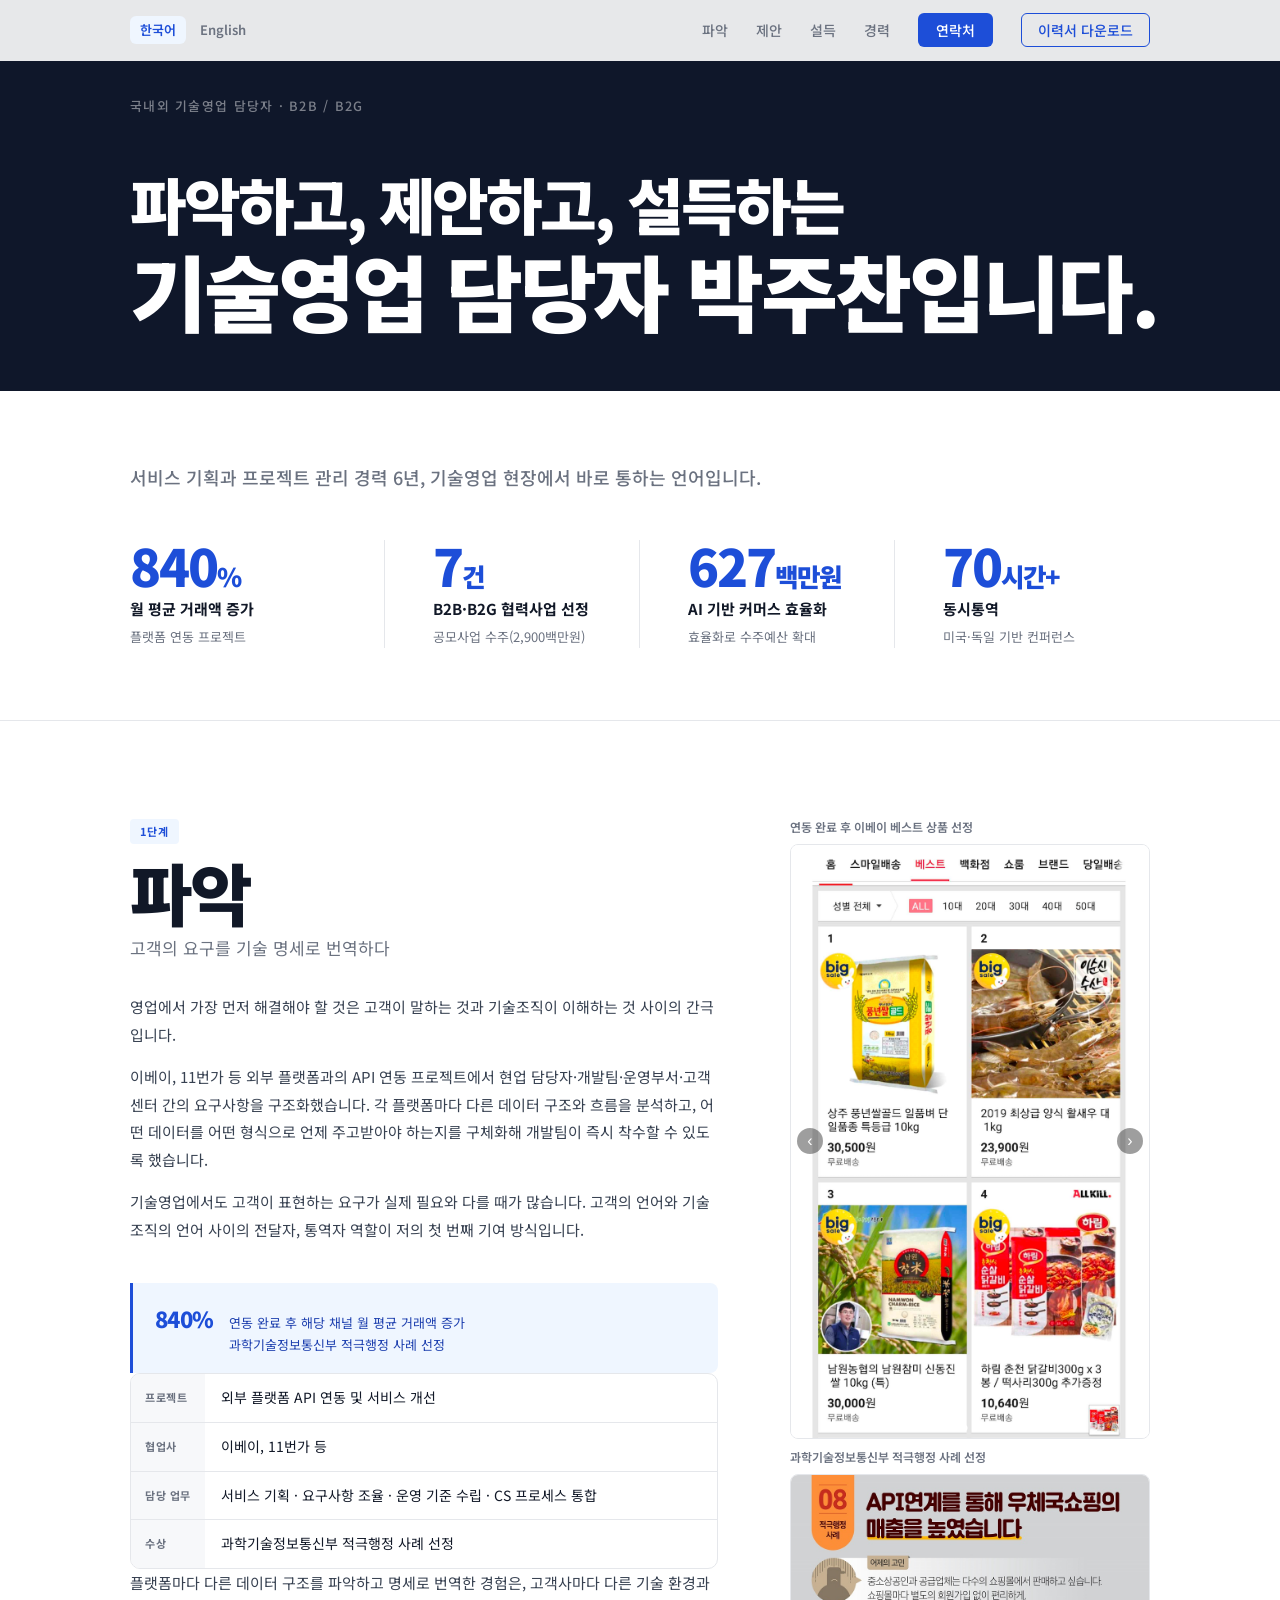
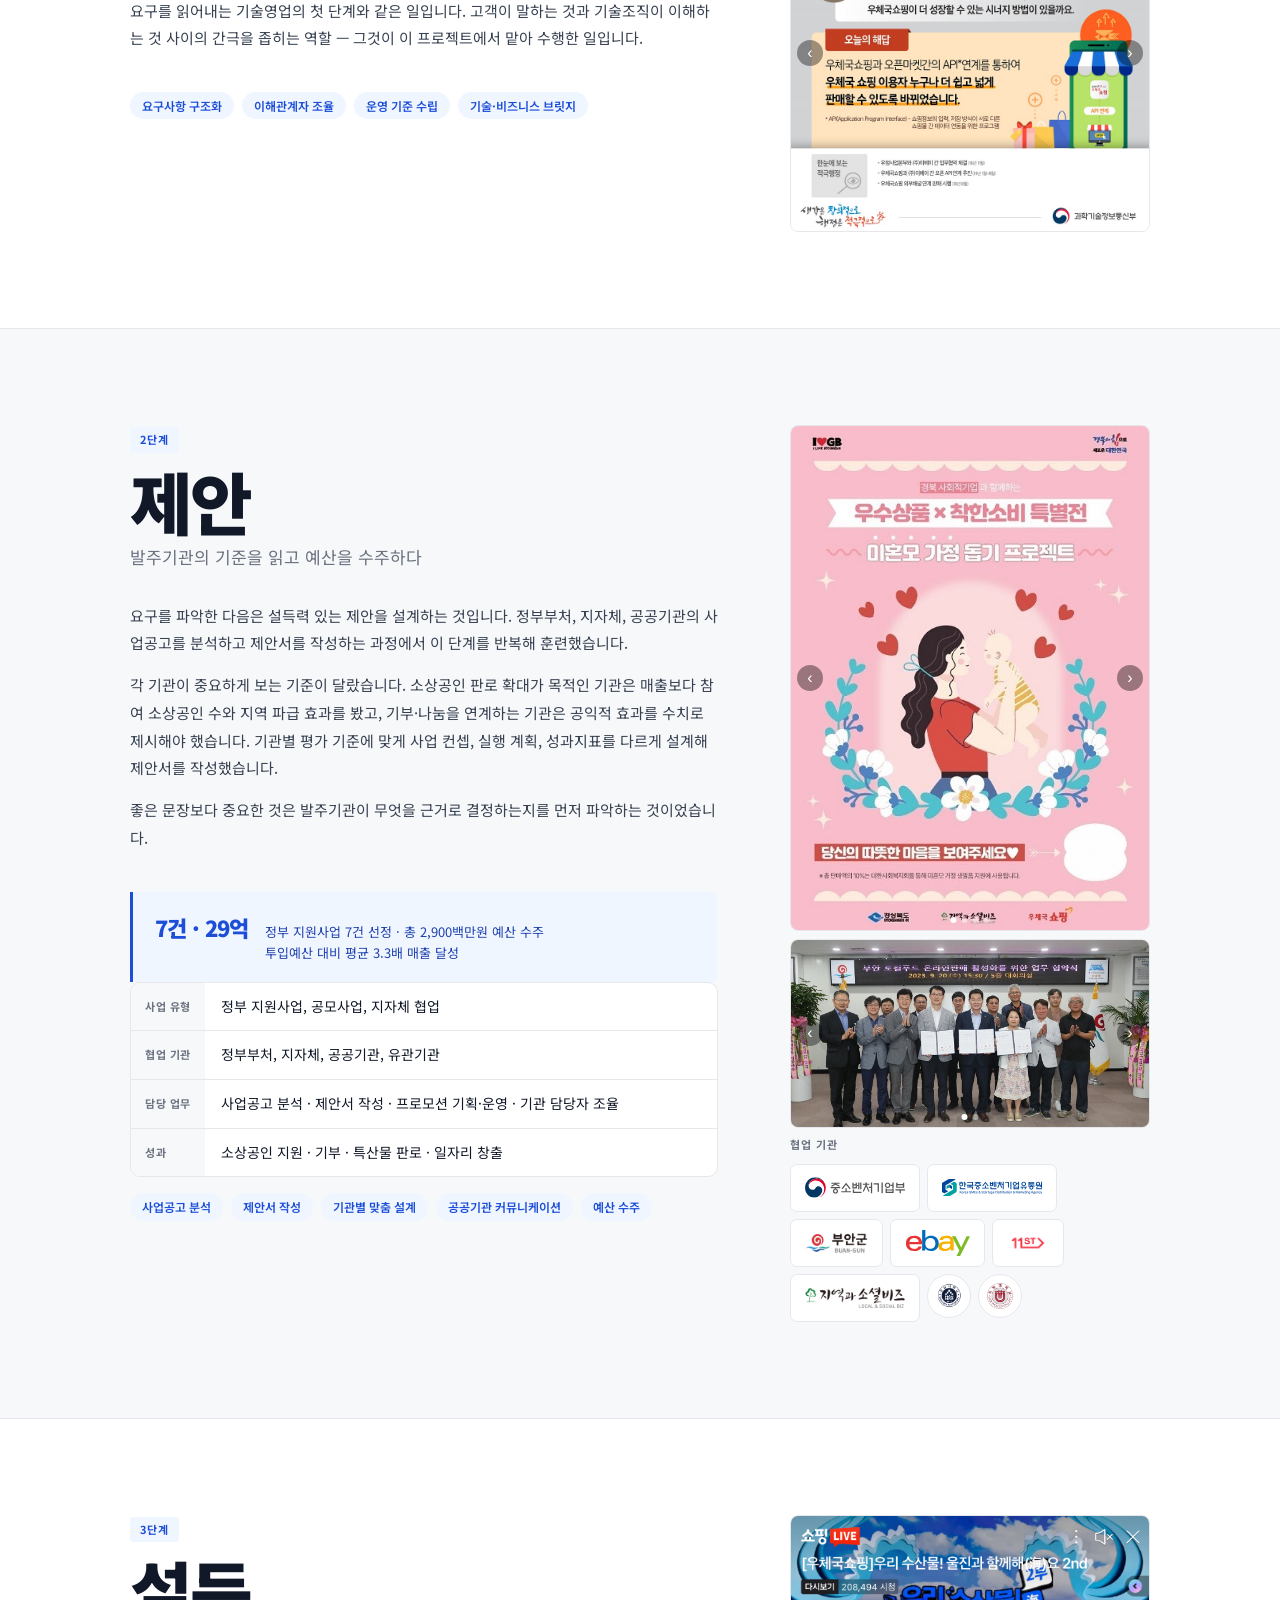
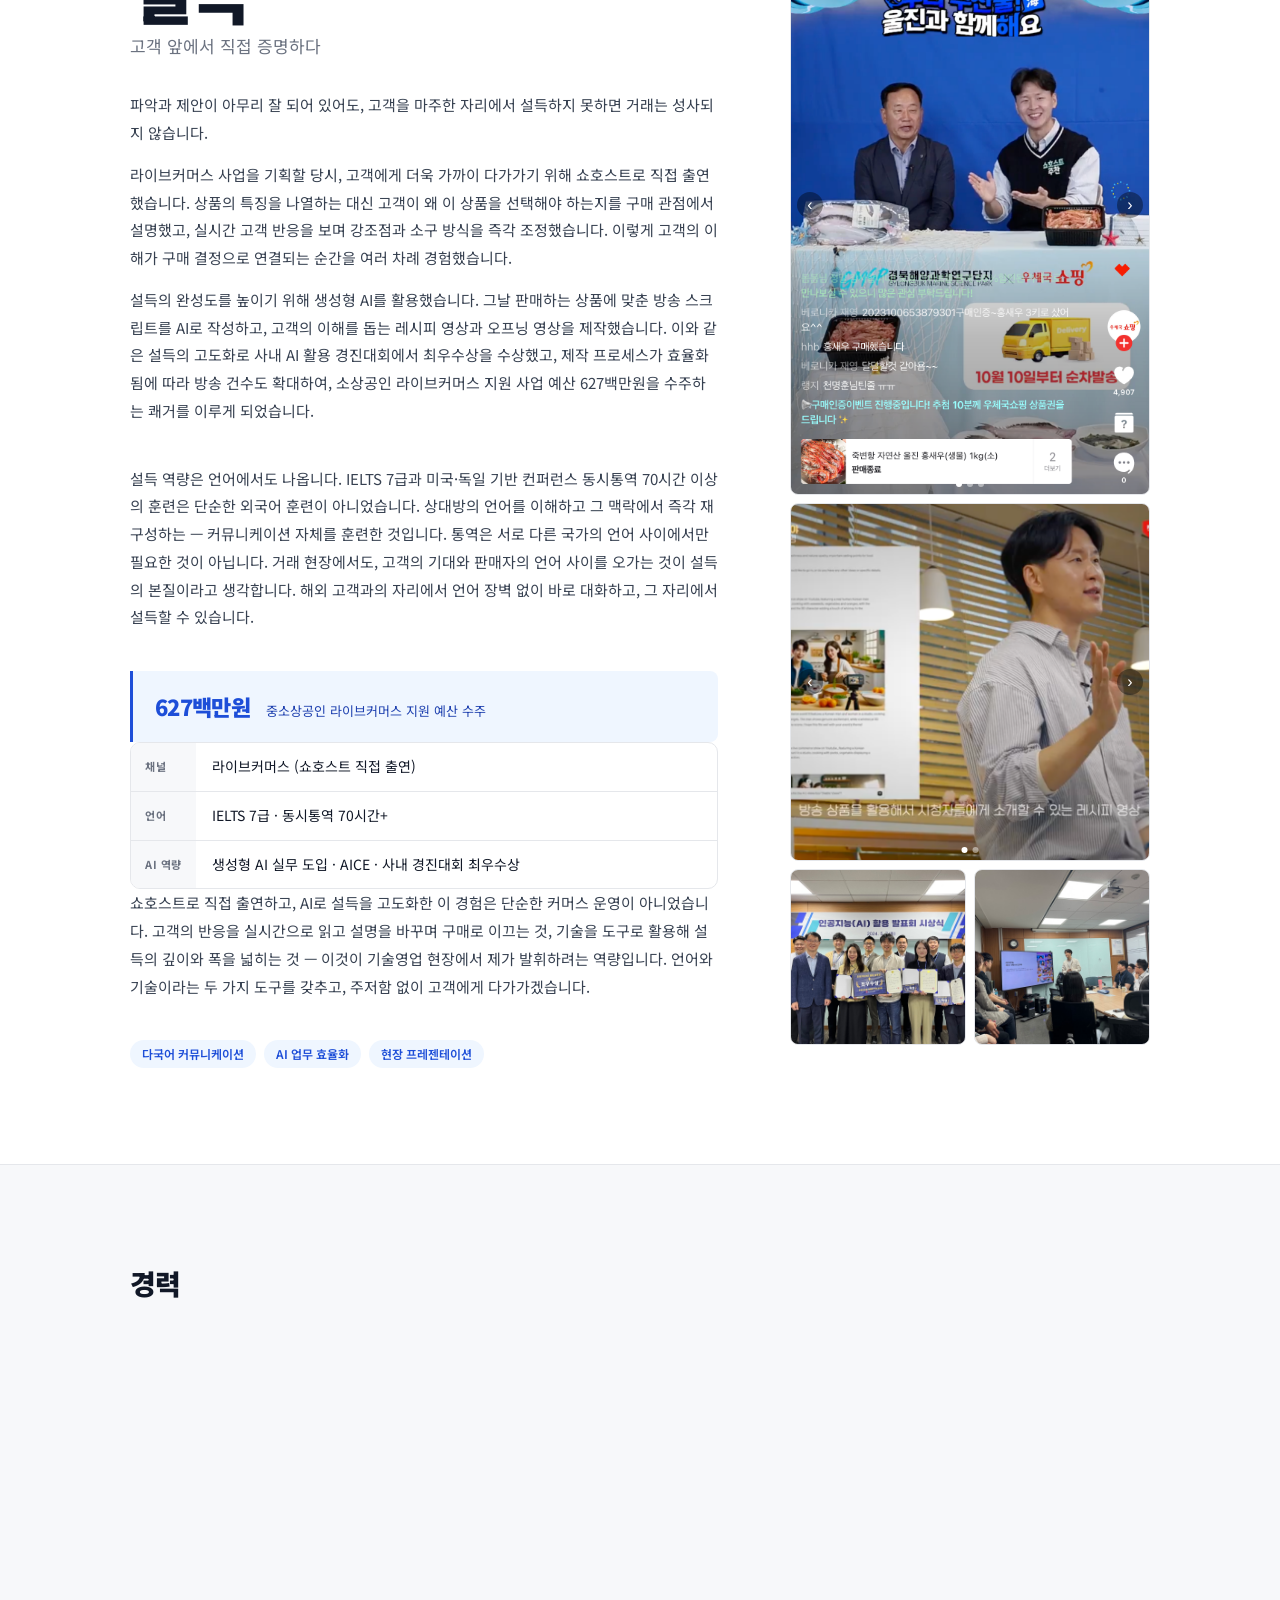
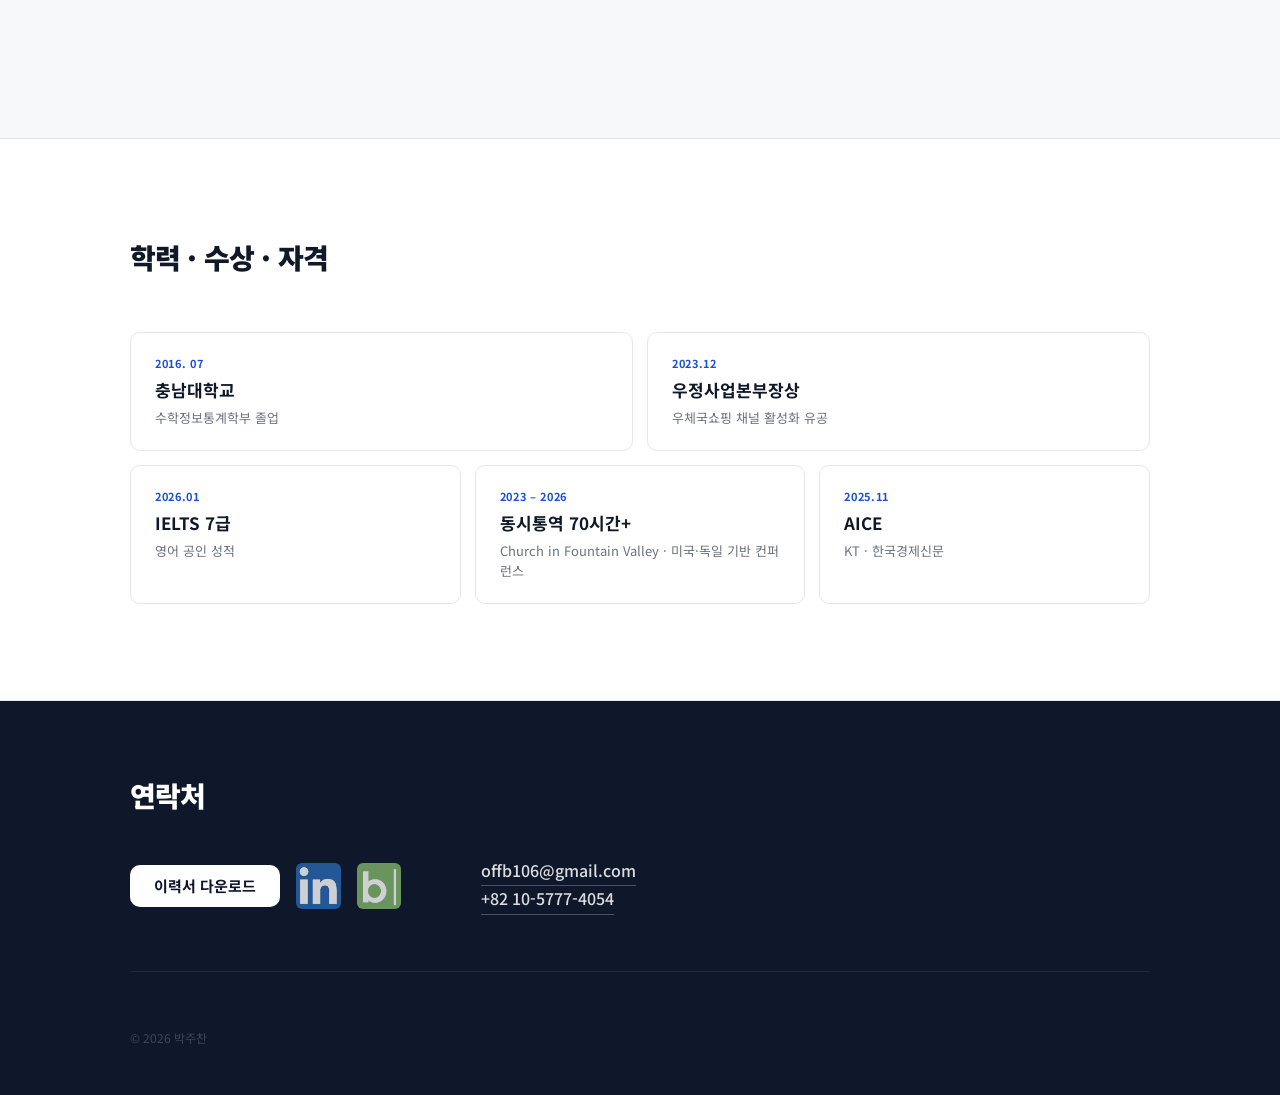
<file: index.html>
<!DOCTYPE html>
<html lang="ko">
<head>
  <meta charset="UTF-8">
  <meta name="viewport" content="width=device-width, initial-scale=1.0">
  <title>박주찬 · 기술영업 담당자</title>
  <link rel="preconnect" href="https://fonts.googleapis.com">
  <link rel="preconnect" href="https://fonts.gstatic.com" crossorigin>
  <link href="https://fonts.googleapis.com/css2?family=Noto+Sans+KR:wght@300;400;500;700;900&display=swap" rel="stylesheet">
  <link rel="stylesheet" href="styles.css">
  <meta property="og:title" content="박주찬 · 기술영업 담당자">
  <meta property="og:description" content="파악하고, 제안하고, 설득하는 국내외 기술영업 담당자">
  <meta property="og:image" content="https://truman-ai.github.io/portfolio/og-image.png">
  <meta property="og:url" content="https://truman-ai.github.io/portfolio/">
  <meta property="og:type" content="website">
</head>
<body>

  <!-- ── Nav ── -->
  <nav class="site-nav" id="site-nav">
    <div class="nav-inner">
      <div class="lang-switch">
        <a href="index.html" class="lang-btn active">한국어</a>
        <a href="index-en.html" class="lang-btn">English</a>
      </div>
      <ul class="nav-links">
        <li><a href="#case-01">파악</a></li>
        <li><a href="#case-02">제안</a></li>
        <li><a href="#case-03">설득</a></li>
        <li><a href="#career">경력</a></li>
        <li><a href="#contact" class="btn-contact">연락처</a></li>
        <li><a href="[이력서] 20260617 파악하고, 제안하고, 설득하는 국내외 기술영업 담당자_offb106.pdf" download class="btn-nav-dl">이력서 다운로드</a></li>
      </ul>
    </div>
  </nav>

  <!-- ── 1  Hero ── -->
  <section class="hero" id="hero">
    <div class="container">
      

      
      <p class="eyebrow">국내외 기술영업 담당자 · B2B / B2G</p>
      <h1><span class="h1-pre">파악하고, 제안하고, 설득하는</span><br><span class="h1-main">기술영업 담당자 박주찬입니다.</span></h1>

    </div>
  </section>

  <!-- ── 2  Metrics ── -->
  <section class="metrics" id="metrics">
    <div class="container">
      
      <p class="metrics-intro">서비스 기획과 프로젝트 관리 경력 6년, 기술영업 현장에서 바로 통하는 언어입니다.</p>
      <div class="metrics-grid">

        <div class="metric-item fade-in">
          
          <div class="metric-val"><span class="count" data-target="840">0</span><span style="font-size:.5em">%</span></div>
          <div class="metric-label">월 평균 거래액 증가</div>
          <div class="metric-note">플랫폼 연동 프로젝트</div>
        </div>

        <div class="metric-item fade-in">
          
          <div class="metric-val"><span class="count" data-target="7">0</span><span style="font-size:.5em">건</span></div>
          <div class="metric-label">B2B·B2G 협력사업 선정</div>
          <div class="metric-note">공모사업 수주(2,900백만원)</div>
        </div>

        <div class="metric-item fade-in">
          
          <div class="metric-val"><span class="count" data-target="627">0</span><span style="font-size:.5em">백만원</span></div>
          <div class="metric-label">AI 기반 커머스 효율화</div>
          <div class="metric-note">효율화로 수주예산 확대</div>
        </div>

        <div class="metric-item fade-in">
          
          <div class="metric-val"><span class="count" data-target="70">0</span><span style="font-size:.5em">시간+</span></div>
          <div class="metric-label">동시통역</div>
          <div class="metric-note">미국·독일 기반 컨퍼런스</div>
        </div>

      </div>
    </div>
  </section>

  <!-- ── 3  파악 ── -->
  <section class="case-section" id="case-01">
    <div class="container">
      
      <div class="case-grid fade-in">

        <div class="case-body">
          

          
          <span class="case-tag">1단계</span>
          <h2 class="case-heading">파악</h2>
          <p class="case-subheading">고객의 요구를 기술 명세로 번역하다</p>

          
          <div class="case-text">
            <p>영업에서 가장 먼저 해결해야 할 것은 고객이 말하는 것과 기술조직이 이해하는 것 사이의 간극입니다.</p>
            <p>이베이, 11번가 등 외부 플랫폼과의 API 연동 프로젝트에서 현업 담당자·개발팀·운영부서·고객센터 간의 요구사항을 구조화했습니다. 각 플랫폼마다 다른 데이터 구조와 흐름을 분석하고, 어떤 데이터를 어떤 형식으로 언제 주고받아야 하는지를 구체화해 개발팀이 즉시 착수할 수 있도록 했습니다.</p>
            <p>기술영업에서도 고객이 표현하는 요구가 실제 필요와 다를 때가 많습니다. 고객의 언어와 기술조직의 언어 사이의 전달자, 통역자 역할이 저의 첫 번째 기여 방식입니다.</p>
          </div>

          
          <div class="case-outcome">
            <span class="outcome-num">840%</span>
            <span class="outcome-text">연동 완료 후 해당 채널 월 평균 거래액 증가<br>과학기술정보통신부 적극행정 사례 선정</span>
          </div>

          
          <dl class="info-list">
            <dt>프로젝트</dt>
            <dd>외부 플랫폼 API 연동 및 서비스 개선</dd>
            <dt>협업사</dt>
            <dd>이베이, 11번가 등</dd>
            <dt>담당 업무</dt>
            <dd>서비스 기획 · 요구사항 조율 · 운영 기준 수립 · CS 프로세스 통합</dd>
            <dt>수상</dt>
            <dd>과학기술정보통신부 적극행정 사례 선정</dd>
          </dl>

          
          <div class="case-text">
            <p>플랫폼마다 다른 데이터 구조를 파악하고 명세로 번역한 경험은, 고객사마다 다른 기술 환경과 요구를 읽어내는 기술영업의 첫 단계와 같은 일입니다. 고객이 말하는 것과 기술조직이 이해하는 것 사이의 간극을 좁히는 역할 — 그것이 이 프로젝트에서 맡아 수행한 일입니다.</p>
          </div>
          <div class="skill-tags">
            <span class="skill-tag">요구사항 구조화</span>
            <span class="skill-tag">이해관계자 조율</span>
            <span class="skill-tag">운영 기준 수립</span>
            <span class="skill-tag">기술·비즈니스 브릿지</span>
          </div>
        </div>

        <aside class="case-aside">
          
          
          <div class="case-gallery">
            <p class="gallery-caption">연동 완료 후 이베이 베스트 상품 선정</p>
            <div class="img-slider">
              <div class="slider-track">
                <img src="1. 플랫폼 연동 및 서비스 개선 프로젝트/이베이 베스트 1~4위 선정.png" alt="이베이 베스트 1~4위 선정" class="slider-slide">
                <img src="1. 플랫폼 연동 및 서비스 개선 프로젝트/이베이 일일 최고매출상품 선정.png" alt="이베이 일일 최고매출상품 선정" class="slider-slide">
              </div>
              <button class="slider-btn slider-prev" aria-label="이전">&#8249;</button>
              <button class="slider-btn slider-next" aria-label="다음">&#8250;</button>
              <div class="slider-dots">
                <button class="slider-dot active" aria-label="1번 사진"></button>
                <button class="slider-dot" aria-label="2번 사진"></button>
              </div>
            </div>
            <p class="gallery-caption">과학기술정보통신부 적극행정 사례 선정</p>
            <div class="img-slider">
              <div class="slider-track">
                <img src="1. 플랫폼 연동 및 서비스 개선 프로젝트/과학기술정보통신부 적극행정 사례 선정.jpg" alt="과학기술정보통신부 적극행정 사례 선정" class="slider-slide">
                <img src="1. 플랫폼 연동 및 서비스 개선 프로젝트/연동결과_11번가.png" alt="11번가 연동 결과" class="slider-slide">
              </div>
              <button class="slider-btn slider-prev" aria-label="이전">&#8249;</button>
              <button class="slider-btn slider-next" aria-label="다음">&#8250;</button>
              <div class="slider-dots">
                <button class="slider-dot active" aria-label="1번 사진"></button>
                <button class="slider-dot" aria-label="2번 사진"></button>
              </div>
            </div>
          </div>
        </aside>

      </div>

      <div class="case-body">
        <div class="case-main">
          
        </div>
        <aside class="case-aside"></aside>
      </div>
    </div>
  </section>

  <!-- ── 4  제안 ── -->
  <section class="case-section case-alt" id="case-02">
    <div class="container">
      
      <div class="case-grid fade-in">

        <div class="case-main">
          

          
          <span class="case-tag">2단계</span>
          <h2 class="case-heading">제안</h2>
          <p class="case-subheading">발주기관의 기준을 읽고 예산을 수주하다</p>

          
          <div class="case-text">
            <p>요구를 파악한 다음은 설득력 있는 제안을 설계하는 것입니다. 정부부처, 지자체, 공공기관의 사업공고를 분석하고 제안서를 작성하는 과정에서 이 단계를 반복해 훈련했습니다.</p>
            <p>각 기관이 중요하게 보는 기준이 달랐습니다. 소상공인 판로 확대가 목적인 기관은 매출보다 참여 소상공인 수와 지역 파급 효과를 봤고, 기부·나눔을 연계하는 기관은 공익적 효과를 수치로 제시해야 했습니다. 기관별 평가 기준에 맞게 사업 컨셉, 실행 계획, 성과지표를 다르게 설계해 제안서를 작성했습니다.</p>
            <p>좋은 문장보다 중요한 것은 발주기관이 무엇을 근거로 결정하는지를 먼저 파악하는 것이었습니다.</p>
          </div>

          
          <div class="case-outcome">
            <span class="outcome-num">7건 · 29억</span>
            <span class="outcome-text">정부 지원사업 7건 선정 · 총 2,900백만원 예산 수주<br>투입예산 대비 평균 3.3배 매출 달성</span>
          </div>

          

          
          <dl class="info-list">
            <dt>사업 유형</dt>
            <dd>정부 지원사업, 공모사업, 지자체 협업</dd>
            <dt>협업 기관</dt>
            <dd>정부부처, 지자체, 공공기관, 유관기관</dd>
            <dt>담당 업무</dt>
            <dd>사업공고 분석 · 제안서 작성 · 프로모션 기획·운영 · 기관 담당자 조율</dd>
            <dt>성과</dt>
            <dd>소상공인 지원 · 기부 · 특산물 판로 · 일자리 창출</dd>
          </dl>
          <div class="skill-tags">
            <span class="skill-tag">사업공고 분석</span>
            <span class="skill-tag">제안서 작성</span>
            <span class="skill-tag">기관별 맞춤 설계</span>
            <span class="skill-tag">공공기관 커뮤니케이션</span>
            <span class="skill-tag">예산 수주</span>
          </div>
        </div>

        <aside class="case-aside">
          
          <div class="case-gallery">
            <div class="img-slider">
              <div class="slider-track">
                <img src="2. 대외 협업형 사업 및 온라인 프로모션 운영/미혼모돕기.png" alt="미혼모돕기 1" class="slider-slide">
                <img src="2. 대외 협업형 사업 및 온라인 프로모션 운영/미혼모돕기2.jpg" alt="미혼모돕기 2" class="slider-slide">
                <img src="2. 대외 협업형 사업 및 온라인 프로모션 운영/부안 일자리.png" alt="부안 일자리" class="slider-slide">
                <img src="2. 대외 협업형 사업 및 온라인 프로모션 운영/전담셀러.png" alt="전담셀러" class="slider-slide">
              </div>
              <button class="slider-btn slider-prev" aria-label="이전">&#8249;</button>
              <button class="slider-btn slider-next" aria-label="다음">&#8250;</button>
              <div class="slider-dots">
                <button class="slider-dot active" aria-label="1번 사진"></button>
                <button class="slider-dot" aria-label="2번 사진"></button>
                <button class="slider-dot" aria-label="3번 사진"></button>
                <button class="slider-dot" aria-label="4번 사진"></button>
              </div>
            </div>
            <div class="img-slider">
              <div class="slider-track">
                <img src="2. 대외 협업형 사업 및 온라인 프로모션 운영/부안군 협약.jpg" alt="부안군 협약" class="slider-slide">
                <img src="2. 대외 협업형 사업 및 온라인 프로모션 운영/중소기업유통센터.png" alt="중소기업유통센터" class="slider-slide">
              </div>
              <button class="slider-btn slider-prev" aria-label="이전">&#8249;</button>
              <button class="slider-btn slider-next" aria-label="다음">&#8250;</button>
              <div class="slider-dots">
                <button class="slider-dot active" aria-label="1번 사진"></button>
                <button class="slider-dot" aria-label="2번 사진"></button>
              </div>
            </div>
            <div class="partner-section">
              <p class="partner-label">협업 기관</p>
              <div class="partner-logos">
                <div class="logo-card"><img src="logos/mss.svg" alt="중소벤처기업부"></div>
                <div class="logo-card"><img src="logos/kodma.svg" alt="한국중소벤처기업유통원"></div>
                <div class="logo-card"><img src="logos/buan.jpg" alt="부안군"></div>
                <div class="logo-card"><img src="logos/ebay.svg" alt="이베이"></div>
                <div class="logo-card logo-wide"><img src="logos/11st.png" alt="11번가"></div>
                <div class="logo-card"><img src="logos/sebiz.png" alt="지역과소셜비즈"></div>
                <div class="logo-card logo-circle"><img src="logos/Hannam_univ.gif" alt="한남대학교"></div>
                <div class="logo-card logo-circle"><img src="logos/Mokwon-Univ.jpg" alt="목원대학교"></div>
              </div>
            </div>
          </div>
        </aside>

      </div>
    </div>
  </section>

  <!-- ── 5  설득 ── -->
  <section class="case-section" id="case-03">
    <div class="container">
      
      <div class="case-grid fade-in">

        <div class="case-main">
          

          
          <span class="case-tag">3단계</span>
          <h2 class="case-heading">설득</h2>
          <p class="case-subheading">고객 앞에서 직접 증명하다</p>

          
          <div class="case-text">
            <p>파악과 제안이 아무리 잘 되어 있어도, 고객을 마주한 자리에서 설득하지 못하면 거래는 성사되지 않습니다.</p>
            <p>라이브커머스 사업을 기획할 당시, 고객에게 더욱 가까이 다가가기 위해 쇼호스트로 직접 출연했습니다. 상품의 특징을 나열하는 대신 고객이 왜 이 상품을 선택해야 하는지를 구매 관점에서 설명했고, 실시간 고객 반응을 보며 강조점과 소구 방식을 즉각 조정했습니다. 이렇게 고객의 이해가 구매 결정으로 연결되는 순간을 여러 차례 경험했습니다.</p>
            <p>설득의 완성도를 높이기 위해 생성형 AI를 활용했습니다. 그날 판매하는 상품에 맞춘 방송 스크립트를 AI로 작성하고, 고객의 이해를 돕는 레시피 영상과 오프닝 영상을 제작했습니다. 이와 같은 설득의 고도화로 사내 AI 활용 경진대회에서 최우수상을 수상했고, 제작 프로세스가 효율화됨에 따라 방송 건수도 확대하여, 소상공인 라이브커머스 지원 사업 예산 627백만원을 수주하는 쾌거를 이루게 되었습니다.</p>
          </div>

          
          <div class="case-text">
            <p>설득 역량은 언어에서도 나옵니다. IELTS 7급과 미국·독일 기반 컨퍼런스 동시통역 70시간 이상의 훈련은 단순한 외국어 훈련이 아니었습니다. 상대방의 언어를 이해하고 그 맥락에서 즉각 재구성하는 — 커뮤니케이션 자체를 훈련한 것입니다. 통역은 서로 다른 국가의 언어 사이에서만 필요한 것이 아닙니다. 거래 현장에서도, 고객의 기대와 판매자의 언어 사이를 오가는 것이 설득의 본질이라고 생각합니다. 해외 고객과의 자리에서 언어 장벽 없이 바로 대화하고, 그 자리에서 설득할 수 있습니다.</p>
          </div>

          
          <div class="case-outcome">
            <span class="outcome-num">627백만원</span>
            <span class="outcome-text">중소상공인 라이브커머스 지원 예산 수주</span>
          </div>

          
          
          <dl class="info-list">
            <dt>채널</dt>
            <dd>라이브커머스 (쇼호스트 직접 출연)</dd>
            <dt>언어</dt>
            <dd>IELTS 7급 · 동시통역 70시간+</dd>
            <dt>AI 역량</dt>
            <dd>생성형 AI 실무 도입 · AICE · 사내 경진대회 최우수상</dd>
          </dl>

          
          <div class="case-text">
            <p>쇼호스트로 직접 출연하고, AI로 설득을 고도화한 이 경험은 단순한 커머스 운영이 아니었습니다. 고객의 반응을 실시간으로 읽고 설명을 바꾸며 구매로 이끄는 것, 기술을 도구로 활용해 설득의 깊이와 폭을 넓히는 것 — 이것이 기술영업 현장에서 제가 발휘하려는 역량입니다. 언어와 기술이라는 두 가지 도구를 갖추고, 주저함 없이 고객에게 다가가겠습니다.</p>
          </div>
          <div class="skill-tags">
            <span class="skill-tag">다국어 커뮤니케이션</span>
            <span class="skill-tag">AI 업무 효율화</span>
            <span class="skill-tag">현장 프레젠테이션</span>
          </div>
        </div>

        <aside class="case-aside">
          
          <div class="case-gallery">
            <div class="img-slider">
              <div class="slider-track">
                <img src="3. 라이브커머스 및 AI기반 업무효율화/쇼호스트 1.png" alt="쇼호스트 1" class="slider-slide">
                <img src="3. 라이브커머스 및 AI기반 업무효율화/쇼호스트 2.png" alt="쇼호스트 2" class="slider-slide">
                <img src="3. 라이브커머스 및 AI기반 업무효율화/쇼호스트 3.png" alt="쇼호스트 3" class="slider-slide">
              </div>
              <button class="slider-btn slider-prev" aria-label="이전">&#8249;</button>
              <button class="slider-btn slider-next" aria-label="다음">&#8250;</button>
              <div class="slider-dots">
                <button class="slider-dot active" aria-label="1번 사진"></button>
                <button class="slider-dot" aria-label="2번 사진"></button>
                <button class="slider-dot" aria-label="3번 사진"></button>
              </div>
            </div>
            <div class="img-slider">
              <div class="slider-track">
                <img src="3. 라이브커머스 및 AI기반 업무효율화/인터뷰 영상 캡쳐 1.png" alt="인터뷰 영상 캡쳐 1" class="slider-slide gallery-square">
                <img src="3. 라이브커머스 및 AI기반 업무효율화/인터뷰 영상 캡쳐 2.png" alt="인터뷰 영상 캡쳐 2" class="slider-slide gallery-square">
              </div>
              <button class="slider-btn slider-prev" aria-label="이전">&#8249;</button>
              <button class="slider-btn slider-next" aria-label="다음">&#8250;</button>
              <div class="slider-dots">
                <button class="slider-dot active" aria-label="1번 사진"></button>
                <button class="slider-dot" aria-label="2번 사진"></button>
              </div>
            </div>
            <div class="gallery-grid-2">
              <img src="3. 라이브커머스 및 AI기반 업무효율화/인공지능 활용 발표회 1.jpeg" alt="인공지능 활용 발표회 1" class="gallery-img gallery-square">
              <img src="3. 라이브커머스 및 AI기반 업무효율화/인공지능 활용 발표회 2.jpeg" alt="인공지능 활용 발표회 2" class="gallery-img gallery-square">
            </div>
          </div>
        </aside>

      </div>
    </div>
  </section>

  <!-- ── 6  경력 ── -->
  <section class="case-section career-section" id="career">
    <div class="container">
      
      <h2 class="section-title">경력</h2>

      <div class="case-grid fade-in">
        <div class="case-main">
          
          <div class="career-content">
            <h3>한국우편사업진흥원</h3>
            <p class="career-role">전자상거래지원센터 · 대리/팀원 · PM(프로젝트매니저)</p>
            <ul>
              <li>API 기반 외부 플랫폼 연동 프로젝트 서비스 기획, 운영 기준 수립, CS 프로세스 통합</li>
              <li>정부부처·지자체·공공기관 협업 사업 기획·운영, 7건 선정 총 2,900백만원 예산 수주 기여</li>
              <li>라이브커머스 컨셉 기획 및 쇼호스트 직접 출연, AI 기반 콘텐츠 제작 프로세스 효율화</li>
            </ul>
          </div>
        </div>
        <aside class="case-aside">
          <div class="career-period">
            <span class="period-range">2019.04 – 2025.08</span>
            <span class="period-dur">6년 5개월</span>
          </div>
        </aside>
      </div>

      <div class="case-grid fade-in">
        <div class="case-main">
          
          <div class="career-content">
            <h3>농협은행</h3>
            <p class="career-role">계장 · 출납</p>
            <ul>
              <li>PB, 단체거래, 출납, 기념주화 등 금융영업·금융사무 전반</li>
            </ul>
          </div>
        </div>
        <aside class="case-aside">
          <div class="career-period">
            <span class="period-range">2017.04 – 2017.11</span>
            <span class="period-dur">8개월</span>
          </div>
        </aside>
      </div>

    </div>
  </section>

  <!-- ── 7  자격·수상·활동 ── -->
  <section class="cred-section" id="credentials">
    <div class="container">
      
      <h2 class="section-title">학력 · 수상 · 자격</h2>
      <div class="cred-grid">

        <div class="cred-row cred-row-2">
          <div class="cred-item fade-in">
            
            <span class="cred-year">2016. 07</span>
            <span class="cred-title">충남대학교</span>
            <span class="cred-detail">수학정보통계학부 졸업</span>
          </div>
          <div class="cred-item fade-in">
            
            <span class="cred-year">2023.12</span>
            <span class="cred-title">우정사업본부장상</span>
            <span class="cred-detail">우체국쇼핑 채널 활성화 유공</span>
          </div>
        </div>

        <div class="cred-row cred-row-3">
          <div class="cred-item fade-in">
            
            <span class="cred-year">2026.01</span>
            <span class="cred-title">IELTS 7급</span>
            <span class="cred-detail">영어 공인 성적</span>
          </div>
          <div class="cred-item fade-in">
            
            <span class="cred-year">2023 – 2026</span>
            <span class="cred-title">동시통역 70시간+</span>
            <span class="cred-detail">Church in Fountain Valley · 미국·독일 기반 컨퍼런스</span>
          </div>
          <div class="cred-item fade-in">
            
            <span class="cred-year">2025.11</span>
            <span class="cred-title">AICE</span>
            <span class="cred-detail">KT · 한국경제신문</span>
          </div>
        </div>

      </div>
    </div>
  </section>

  <!-- ── 8  Footer ── -->
  <footer class="site-footer" id="contact">
    <div class="container">
      
      <h2 class="section-title" style="color:#fff; margin-bottom: 40px;">연락처</h2>
      <div class="footer-grid">

        <div class="footer-dl">
          
          <div class="footer-dl-row">
            <a href="[이력서] 20260617 파악하고, 제안하고, 설득하는 국내외 기술영업 담당자_offb106.pdf" download class="btn-download">이력서 다운로드</a>
            <div class="footer-social">
              <a href="https://www.linkedin.com/in/juchanp/" target="_blank" rel="noopener" class="social-link">
                <img src="Logos with link/linked in.png" alt="LinkedIn">
              </a>
              <a href="https://blog.naver.com/offb106" target="_blank" rel="noopener" class="social-link">
                <img src="Logos with link/naver blog.png" alt="네이버 블로그">
              </a>
            </div>
          </div>
        </div>

        <div class="footer-right">
          
          <a href="mailto:offb106@gmail.com" class="footer-email">offb106@gmail.com</a><br>
          <p class="footer-email">+82 10-5777-4054</p>
        </div>

      </div>
      <p class="footer-copy">© 2026 박주찬</p>
    </div>
  </footer>

  <script src="script.js"></script>
</body>
</html>
</file>
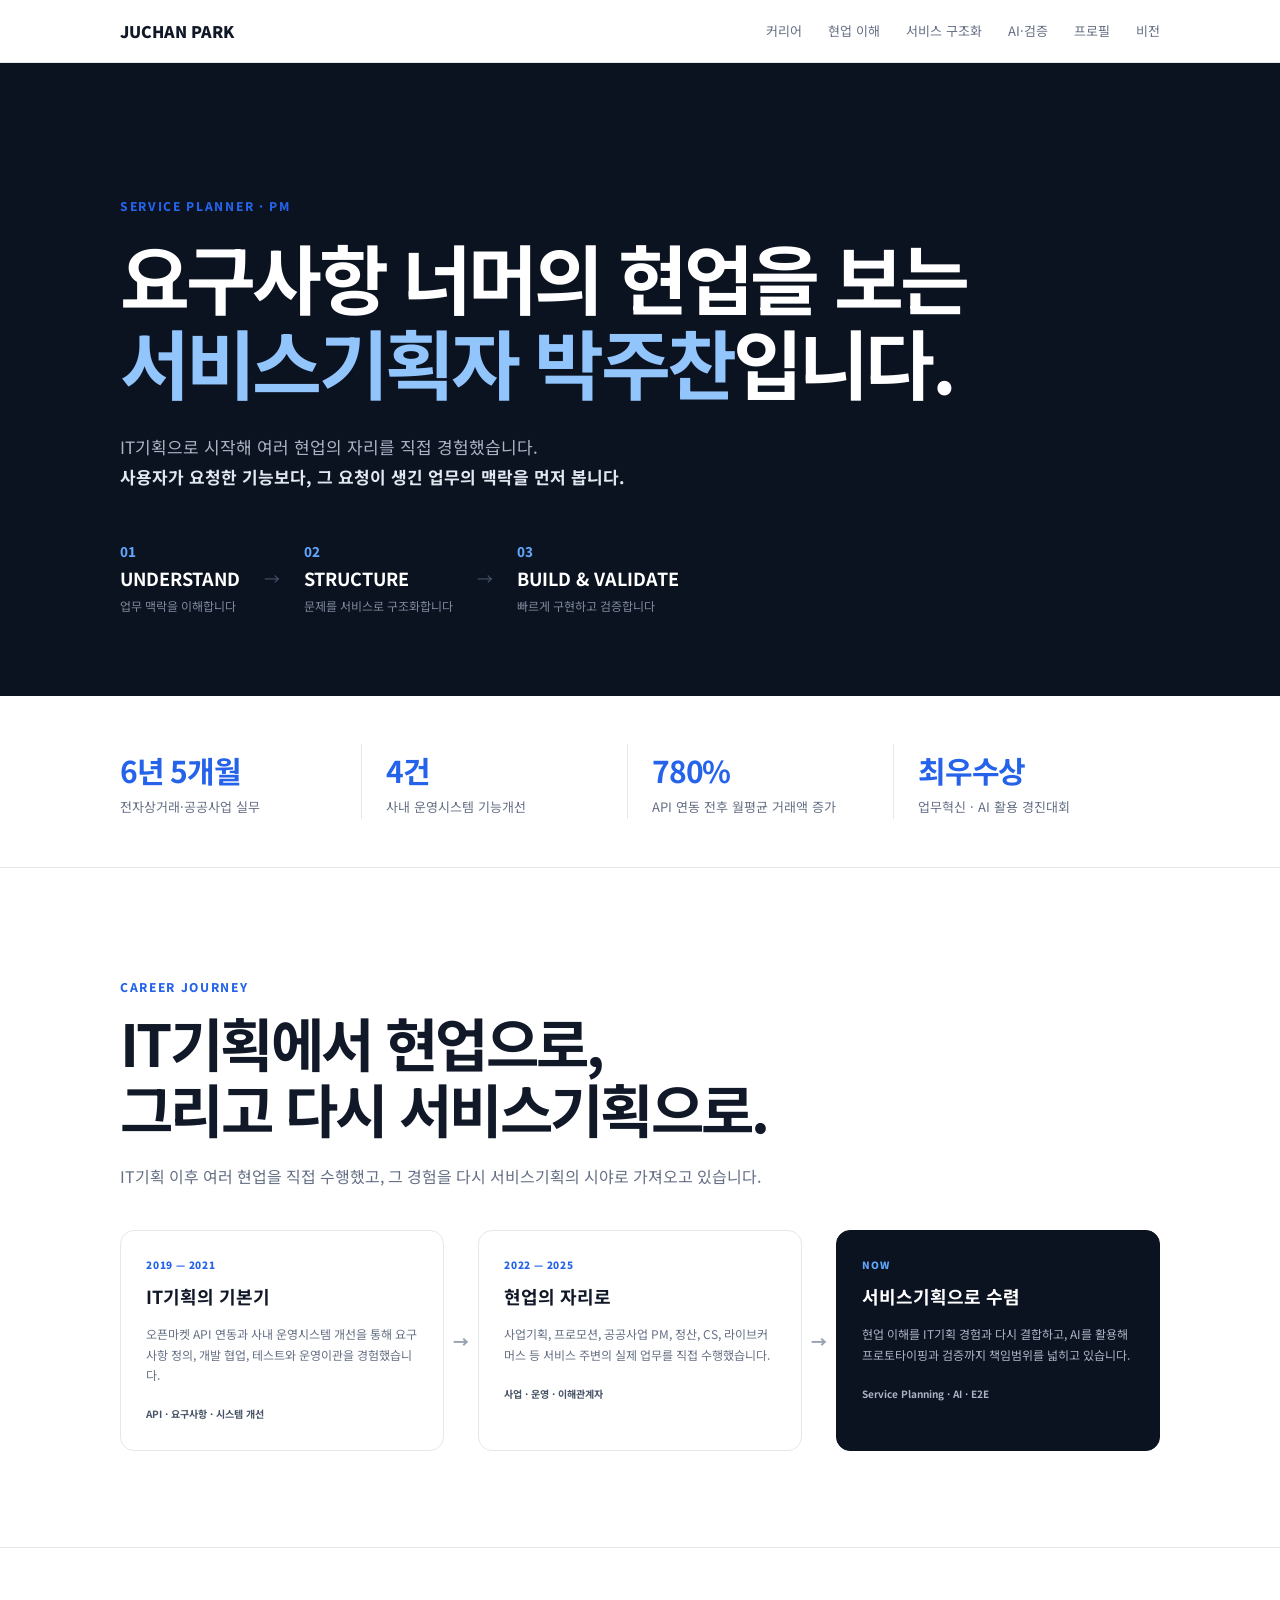
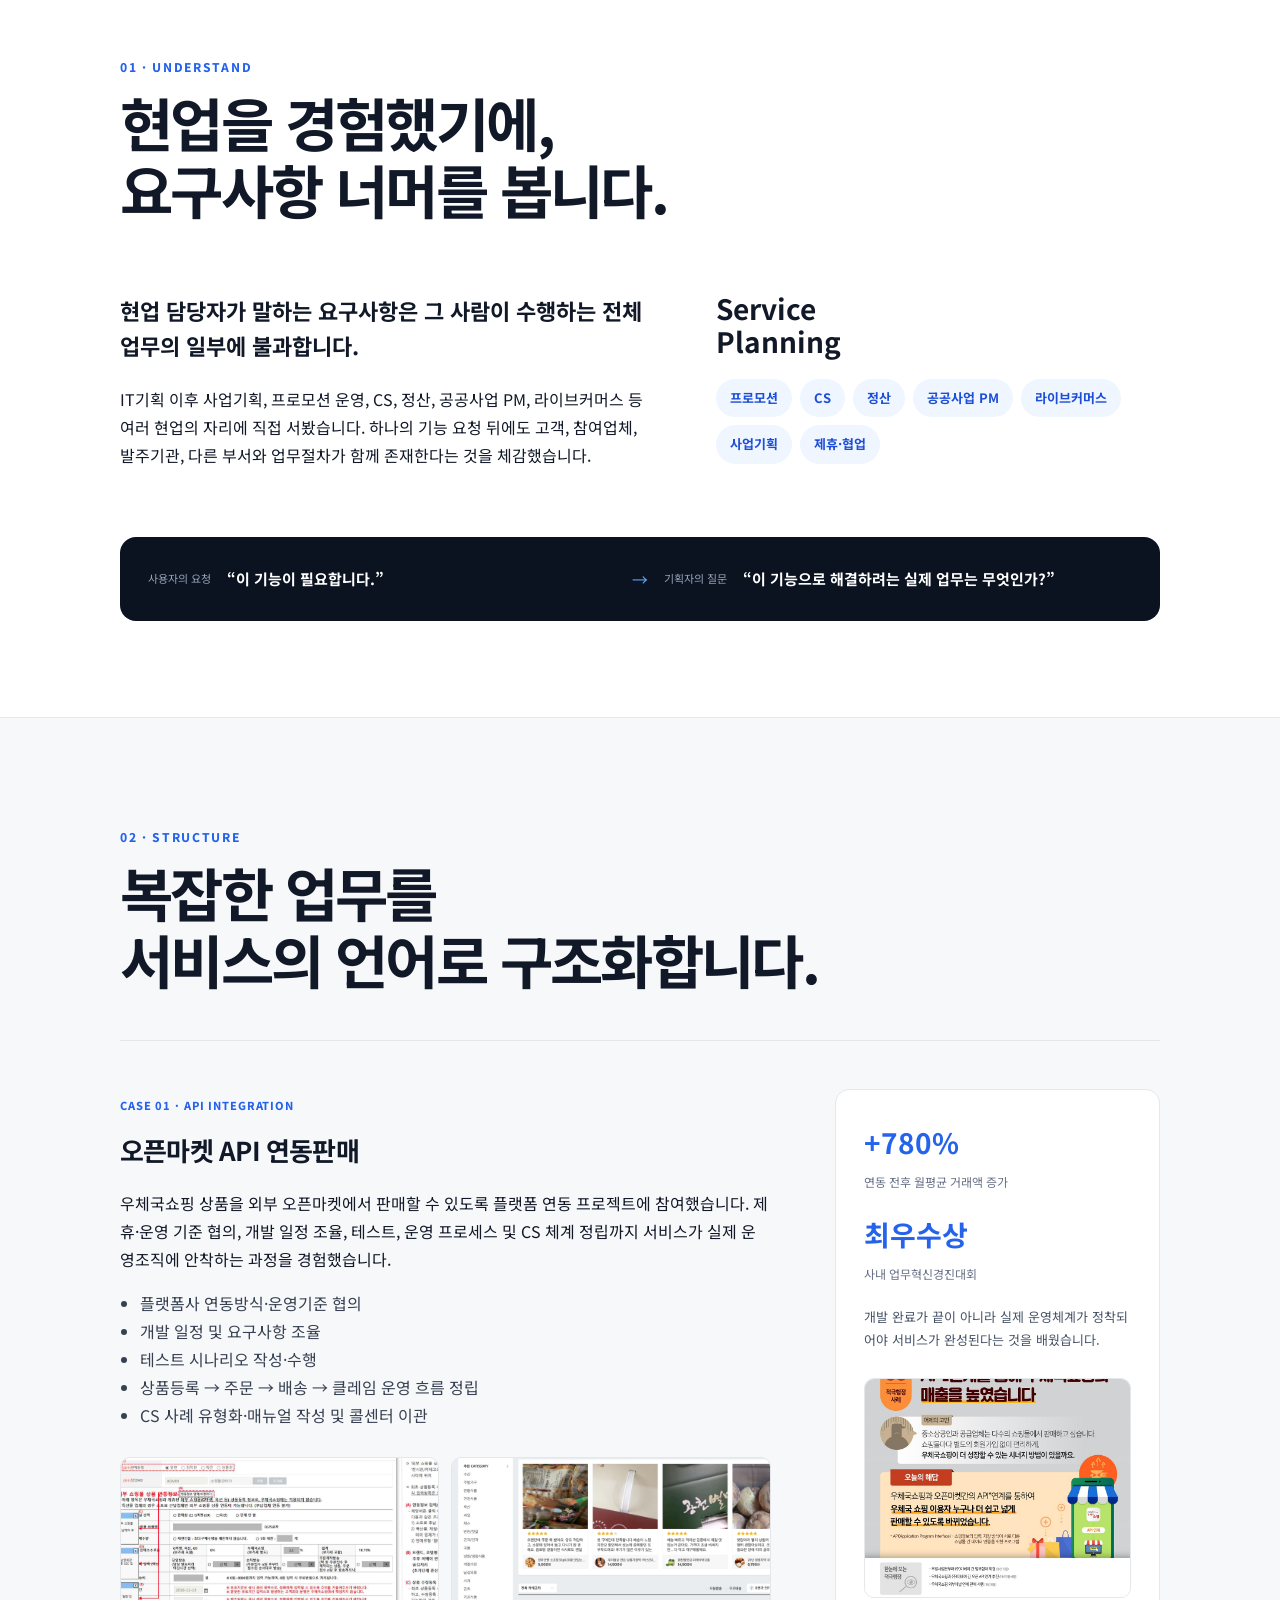
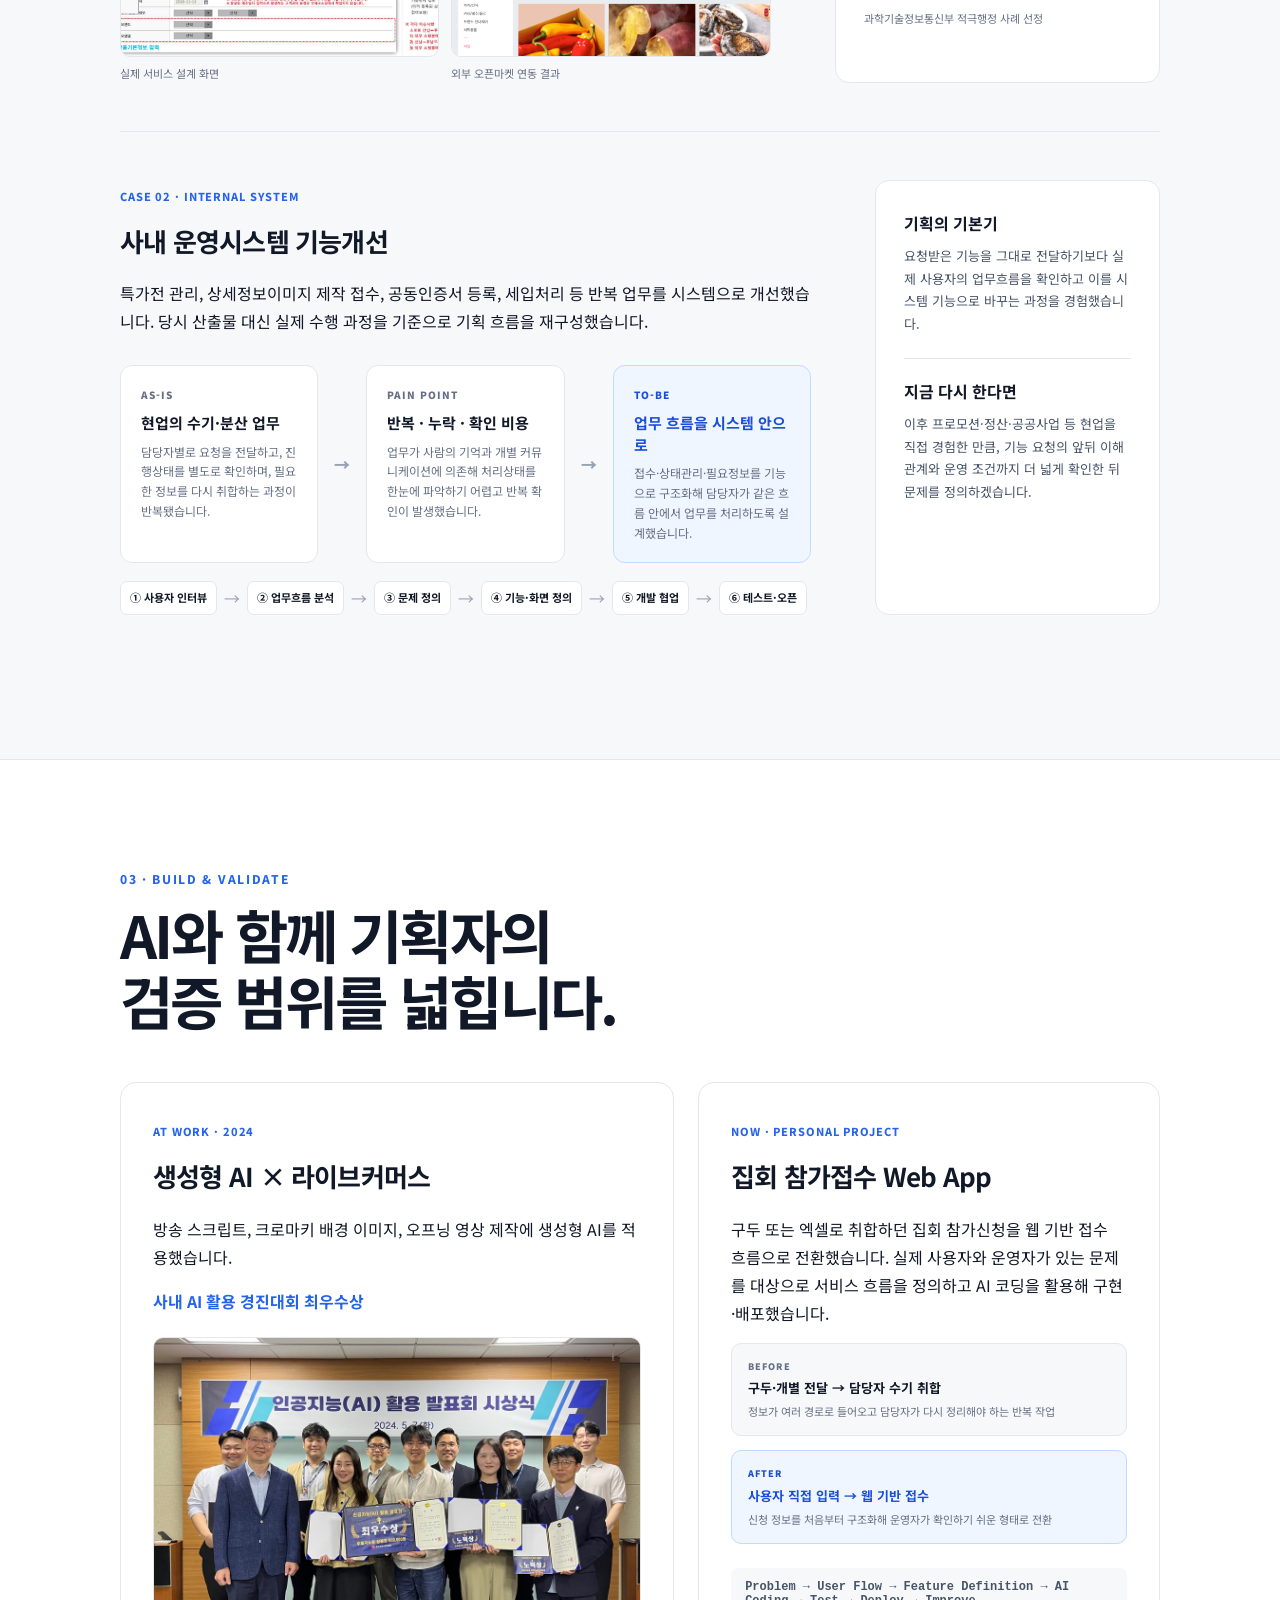
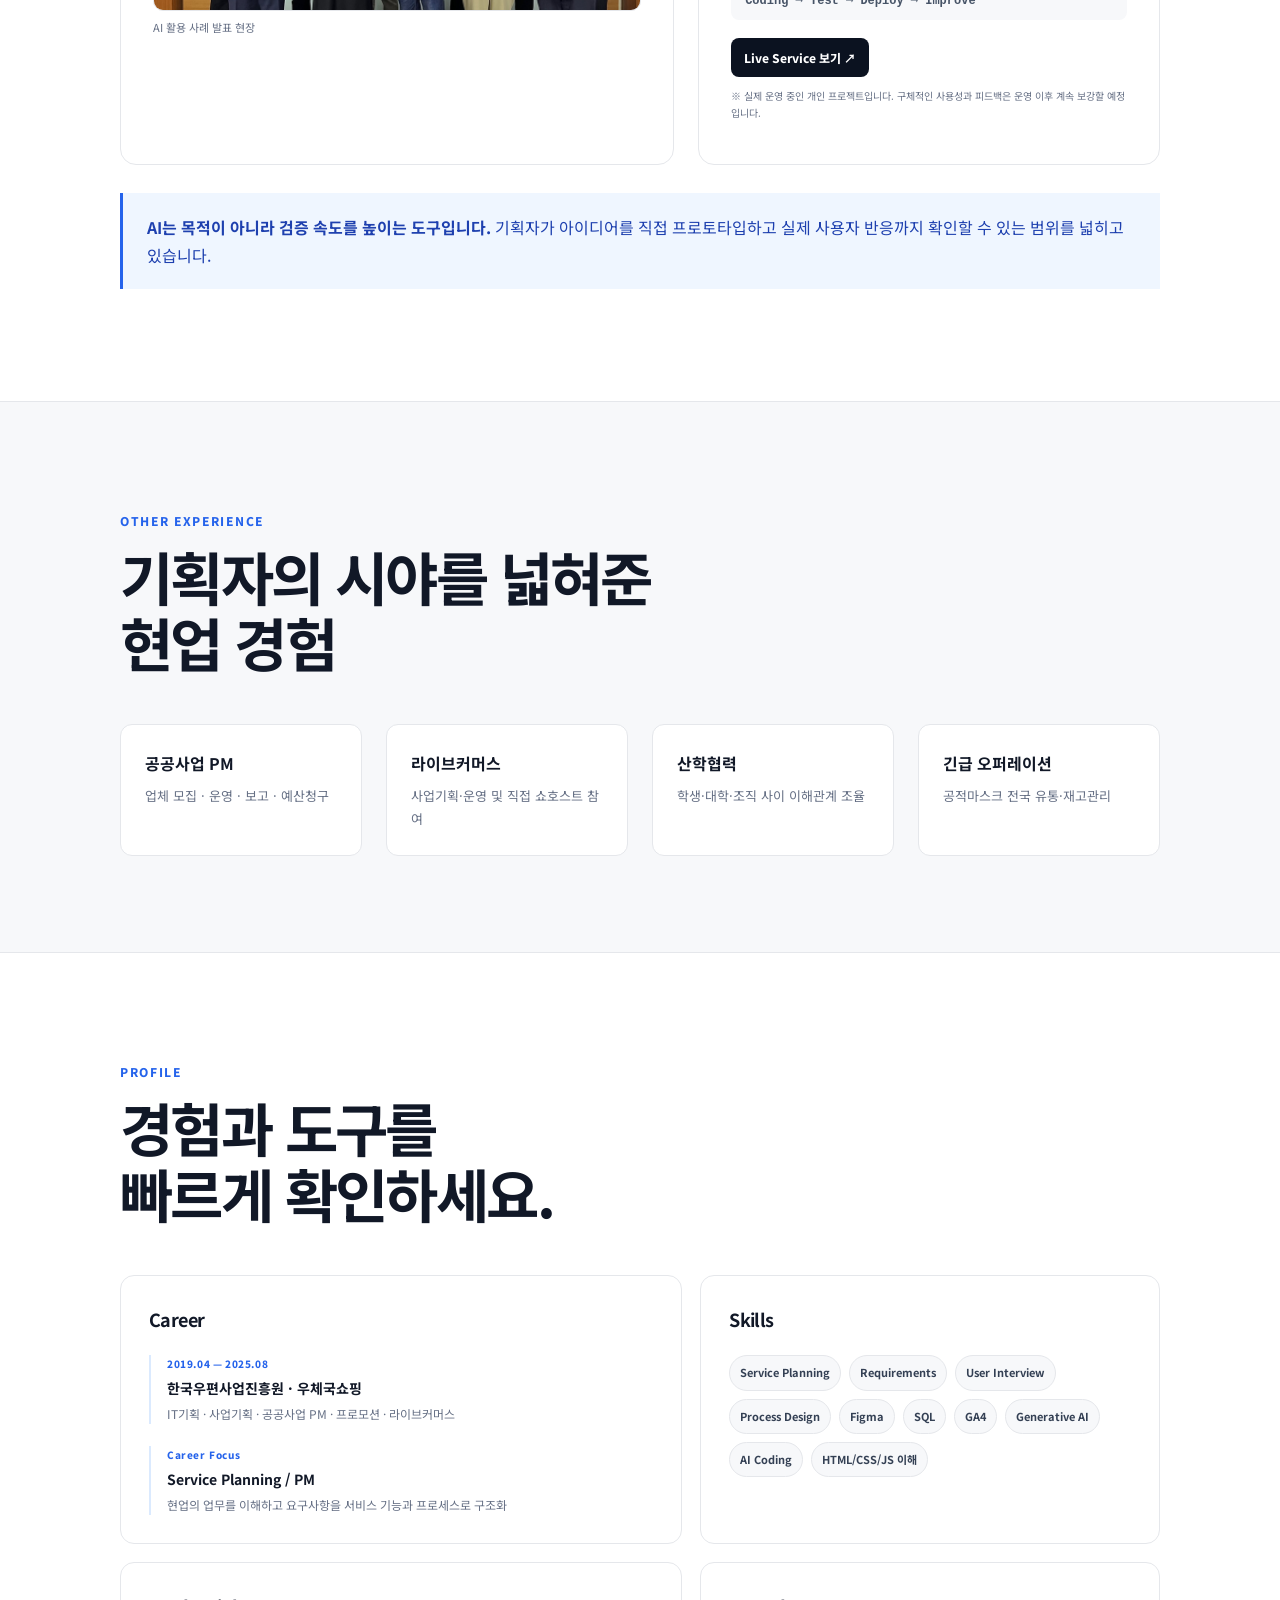
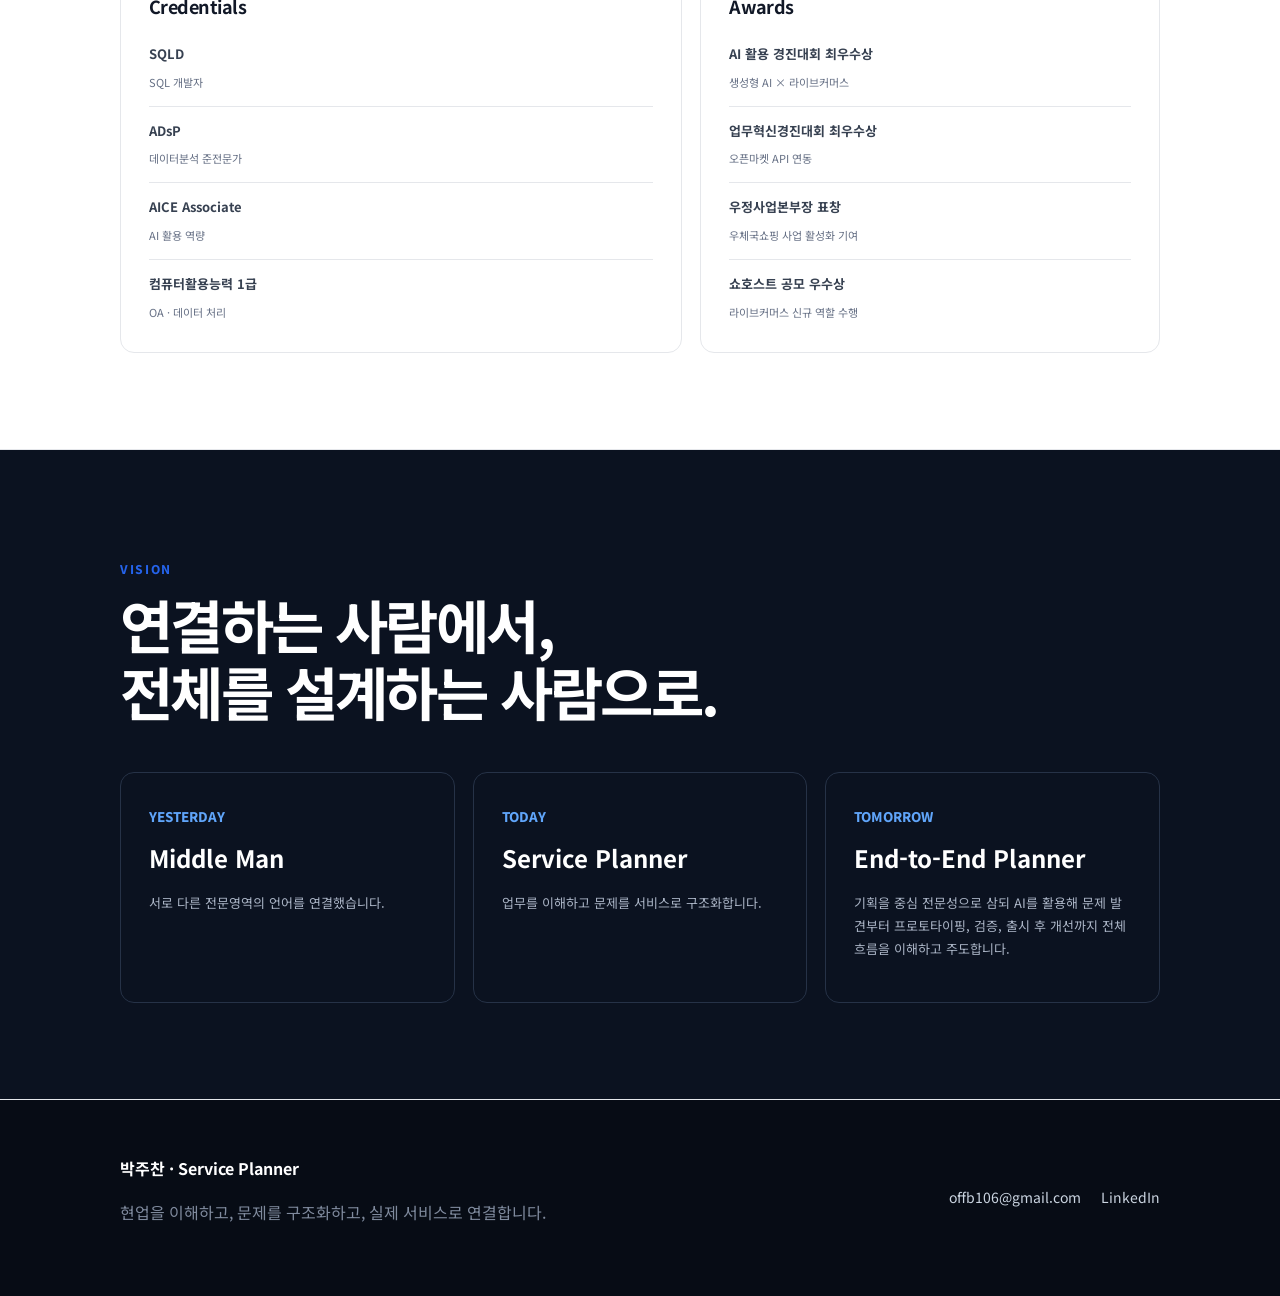
<file: service-planner/index.html>
<!doctype html><html lang="ko"><head><meta charset="utf-8"><meta name="viewport" content="width=device-width,initial-scale=1"><title>박주찬 | Service Planner Portfolio</title><meta name="description" content="현업의 문제를 이해하고 서비스의 언어로 구조화하는 서비스기획자 박주찬의 포트폴리오"><link rel="preconnect" href="https://fonts.googleapis.com"><link rel="preconnect" href="https://fonts.gstatic.com" crossorigin><link href="https://fonts.googleapis.com/css2?family=Noto+Sans+KR:wght@400;500;600;700;800;900&display=swap" rel="stylesheet"><link rel="stylesheet" href="styles.css"></head><body>
<nav><div class="wrap nav"><a class="brand" href="#top">JUCHAN PARK</a><div class="links"><a href="#journey">커리어</a><a href="#understand">현업 이해</a><a href="#structure">서비스 구조화</a><a href="#build">AI·검증</a><a href="#profile">프로필</a><a href="#vision">비전</a></div></div></nav>
<header class="hero" id="top"><div class="wrap"><p class="eyebrow">SERVICE PLANNER · PM</p><h1>요구사항 너머의 현업을 보는<br><span>서비스기획자 박주찬</span>입니다.</h1><p class="lead">IT기획으로 시작해 여러 현업의 자리를 직접 경험했습니다.<br><b>사용자가 요청한 기능보다, 그 요청이 생긴 업무의 맥락을 먼저 봅니다.</b></p><div class="flow"><div><small>01</small><b>UNDERSTAND</b><span>업무 맥락을 이해합니다</span></div><i>→</i><div><small>02</small><b>STRUCTURE</b><span>문제를 서비스로 구조화합니다</span></div><i>→</i><div><small>03</small><b>BUILD & VALIDATE</b><span>빠르게 구현하고 검증합니다</span></div></div></div></header>
<section class="metrics"><div class="wrap grid4"><div><strong>6년 5개월</strong><span>전자상거래·공공사업 실무</span></div><div><strong>4건</strong><span>사내 운영시스템 기능개선</span></div><div><strong>780%</strong><span>API 연동 전후 월평균 거래액 증가</span></div><div><strong>최우수상</strong><span>업무혁신 · AI 활용 경진대회</span></div></div></section>
<section id="journey" class="journey-section"><div class="wrap"><p class="kicker">CAREER JOURNEY</p><h2>IT기획에서 현업으로,<br>그리고 다시 서비스기획으로.</h2><p class="journey-intro">IT기획 이후 여러 현업을 직접 수행했고, 그 경험을 다시 서비스기획의 시야로 가져오고 있습니다.</p><div class="journey">
<div class="journey-item"><small>2019 — 2021</small><b>IT기획의 기본기</b><p>오픈마켓 API 연동과 사내 운영시스템 개선을 통해 요구사항 정의, 개발 협업, 테스트와 운영이관을 경험했습니다.</p><span>API · 요구사항 · 시스템 개선</span></div>
<div class="journey-arrow">→</div>
<div class="journey-item"><small>2022 — 2025</small><b>현업의 자리로</b><p>사업기획, 프로모션, 공공사업 PM, 정산, CS, 라이브커머스 등 서비스 주변의 실제 업무를 직접 수행했습니다.</p><span>사업 · 운영 · 이해관계자</span></div>
<div class="journey-arrow">→</div>
<div class="journey-item active"><small>NOW</small><b>서비스기획으로 수렴</b><p>현업 이해를 IT기획 경험과 다시 결합하고, AI를 활용해 프로토타이핑과 검증까지 책임범위를 넓히고 있습니다.</p><span>Service Planning · AI · E2E</span></div>
</div></div></section><section id="understand"><div class="wrap"><p class="kicker">01 · UNDERSTAND</p><h2>현업을 경험했기에,<br>요구사항 너머를 봅니다.</h2><div class="two"><div><p class="big">현업 담당자가 말하는 요구사항은 그 사람이 수행하는 전체 업무의 일부에 불과합니다.</p><p>IT기획 이후 사업기획, 프로모션 운영, CS, 정산, 공공사업 PM, 라이브커머스 등 여러 현업의 자리에 직접 서봤습니다. 하나의 기능 요청 뒤에도 고객, 참여업체, 발주기관, 다른 부서와 업무절차가 함께 존재한다는 것을 체감했습니다.</p></div><div class="orbit"><b>Service<br>Planning</b><span>프로모션</span><span>CS</span><span>정산</span><span>공공사업 PM</span><span>라이브커머스</span><span>사업기획</span><span>제휴·협업</span></div></div><div class="question"><span>사용자의 요청</span><b>“이 기능이 필요합니다.”</b><em>→</em><span>기획자의 질문</span><b>“이 기능으로 해결하려는 실제 업무는 무엇인가?”</b></div></div></section>
<section class="alt" id="structure"><div class="wrap"><p class="kicker">02 · STRUCTURE</p><h2>복잡한 업무를<br>서비스의 언어로 구조화합니다.</h2><article class="case"><div><span class="tag">CASE 01 · API INTEGRATION</span><h3>오픈마켓 API 연동판매</h3><p>우체국쇼핑 상품을 외부 오픈마켓에서 판매할 수 있도록 플랫폼 연동 프로젝트에 참여했습니다. 제휴·운영 기준 협의, 개발 일정 조율, 테스트, 운영 프로세스 및 CS 체계 정립까지 서비스가 실제 운영조직에 안착하는 과정을 경험했습니다.</p><ul><li>플랫폼사 연동방식·운영기준 협의</li><li>개발 일정 및 요구사항 조율</li><li>테스트 시나리오 작성·수행</li><li>상품등록 → 주문 → 배송 → 클레임 운영 흐름 정립</li><li>CS 사례 유형화·매뉴얼 작성 및 콜센터 이관</li></ul><div class="proof-grid"><figure><img src="../1. 플랫폼 연동 및 서비스 개선 프로젝트/설계화면.png" alt="API 연동 설계 화면"><figcaption>실제 서비스 설계 화면</figcaption></figure><figure><img src="../1. 플랫폼 연동 및 서비스 개선 프로젝트/연동결과_11번가.png" alt="11번가 연동 결과"><figcaption>외부 오픈마켓 연동 결과</figcaption></figure></div></div><div class="result"><strong>+780%</strong><span>연동 전후 월평균 거래액 증가</span><strong>최우수상</strong><span>사내 업무혁신경진대회</span><p>개발 완료가 끝이 아니라 실제 운영체계가 정착되어야 서비스가 완성된다는 것을 배웠습니다.</p><img class="proof-single" src="../1. 플랫폼 연동 및 서비스 개선 프로젝트/과학기술정보통신부 적극행정 사례 선정.jpg" alt="과학기술정보통신부 적극행정 사례 선정"><small class="caption">과학기술정보통신부 적극행정 사례 선정</small></div></article><article class="case case-process"><div><span class="tag">CASE 02 · INTERNAL SYSTEM</span><h3>사내 운영시스템 기능개선</h3><p>특가전 관리, 상세정보이미지 제작 접수, 공동인증서 등록, 세입처리 등 반복 업무를 시스템으로 개선했습니다. 당시 산출물 대신 실제 수행 과정을 기준으로 기획 흐름을 재구성했습니다.</p>
<div class="process-diagram">
<div class="process-col asis"><small>AS-IS</small><b>현업의 수기·분산 업무</b><p>담당자별로 요청을 전달하고, 진행상태를 별도로 확인하며, 필요한 정보를 다시 취합하는 과정이 반복됐습니다.</p></div>
<div class="process-arrow">→</div>
<div class="process-col pain"><small>PAIN POINT</small><b>반복 · 누락 · 확인 비용</b><p>업무가 사람의 기억과 개별 커뮤니케이션에 의존해 처리상태를 한눈에 파악하기 어렵고 반복 확인이 발생했습니다.</p></div>
<div class="process-arrow">→</div>
<div class="process-col tobe"><small>TO-BE</small><b>업무 흐름을 시스템 안으로</b><p>접수·상태관리·필요정보를 기능으로 구조화해 담당자가 같은 흐름 안에서 업무를 처리하도록 설계했습니다.</p></div>
</div>
<div class="planner-loop"><span>① 사용자 인터뷰</span><i>→</i><span>② 업무흐름 분석</span><i>→</i><span>③ 문제 정의</span><i>→</i><span>④ 기능·화면 정의</span><i>→</i><span>⑤ 개발 협업</span><i>→</i><span>⑥ 테스트·오픈</span></div>
</div><div class="result"><b>기획의 기본기</b><p>요청받은 기능을 그대로 전달하기보다 실제 사용자의 업무흐름을 확인하고 이를 시스템 기능으로 바꾸는 과정을 경험했습니다.</p><hr><b>지금 다시 한다면</b><p>이후 프로모션·정산·공공사업 등 현업을 직접 경험한 만큼, 기능 요청의 앞뒤 이해관계와 운영 조건까지 더 넓게 확인한 뒤 문제를 정의하겠습니다.</p></div></article></div></section>
<section id="build"><div class="wrap"><p class="kicker">03 · BUILD & VALIDATE</p><h2>AI와 함께 기획자의<br>검증 범위를 넓힙니다.</h2><div class="two cards"><div class="card"><span class="tag">AT WORK · 2024</span><h3>생성형 AI × 라이브커머스</h3><p>방송 스크립트, 크로마키 배경 이미지, 오프닝 영상 제작에 생성형 AI를 적용했습니다.</p><strong>사내 AI 활용 경진대회 최우수상</strong><img class="card-img" src="../3. 라이브커머스 및 AI기반 업무효율화/인공지능 활용 발표회 1.jpeg" alt="인공지능 활용 경진대회 발표 현장"><small class="caption">AI 활용 사례 발표 현장</small></div><div class="card project-card"><span class="tag">NOW · PERSONAL PROJECT</span><h3>집회 참가접수 Web App</h3><p>구두 또는 엑셀로 취합하던 집회 참가신청을 웹 기반 접수 흐름으로 전환했습니다. 실제 사용자와 운영자가 있는 문제를 대상으로 서비스 흐름을 정의하고 AI 코딩을 활용해 구현·배포했습니다.</p>
<div class="project-problem"><small>BEFORE</small><b>구두·개별 전달 → 담당자 수기 취합</b><span>정보가 여러 경로로 들어오고 담당자가 다시 정리해야 하는 반복 작업</span></div>
<div class="project-solution"><small>AFTER</small><b>사용자 직접 입력 → 웹 기반 접수</b><span>신청 정보를 처음부터 구조화해 운영자가 확인하기 쉬운 형태로 전환</span></div>
<div class="mini-flow">Problem → User Flow → Feature Definition → AI Coding → Test → Deploy → Improve</div>
<a class="live-link" href="https://truman-ai.github.io/gathering-2026f-r9k2/" target="_blank" rel="noopener">Live Service 보기 ↗</a>
<p class="project-note">※ 실제 운영 중인 개인 프로젝트입니다. 구체적인 사용성과 피드백은 운영 이후 계속 보강할 예정입니다.</p></div></div><p class="note"><b>AI는 목적이 아니라 검증 속도를 높이는 도구입니다.</b> 기획자가 아이디어를 직접 프로토타입하고 실제 사용자 반응까지 확인할 수 있는 범위를 넓히고 있습니다.</p></div></section>
<section class="alt"><div class="wrap"><p class="kicker">OTHER EXPERIENCE</p><h2>기획자의 시야를 넓혀준<br>현업 경험</h2><div class="grid4 exp"><div><b>공공사업 PM</b><span>업체 모집 · 운영 · 보고 · 예산청구</span></div><div><b>라이브커머스</b><span>사업기획·운영 및 직접 쇼호스트 참여</span></div><div><b>산학협력</b><span>학생·대학·조직 사이 이해관계 조율</span></div><div><b>긴급 오퍼레이션</b><span>공적마스크 전국 유통·재고관리</span></div></div></div></section>
<section id="profile" class="profile-section"><div class="wrap">
<p class="kicker">PROFILE</p><h2>경험과 도구를<br>빠르게 확인하세요.</h2>
<div class="profile-grid">
<div class="profile-panel"><h3>Career</h3><div class="timeline">
<div><small>2019.04 — 2025.08</small><b>한국우편사업진흥원 · 우체국쇼핑</b><p>IT기획 · 사업기획 · 공공사업 PM · 프로모션 · 라이브커머스</p></div>
<div><small>Career Focus</small><b>Service Planning / PM</b><p>현업의 업무를 이해하고 요구사항을 서비스 기능과 프로세스로 구조화</p></div>
</div></div>
<div class="profile-panel"><h3>Skills</h3><div class="skill-cloud"><span>Service Planning</span><span>Requirements</span><span>User Interview</span><span>Process Design</span><span>Figma</span><span>SQL</span><span>GA4</span><span>Generative AI</span><span>AI Coding</span><span>HTML/CSS/JS 이해</span></div></div>
<div class="profile-panel"><h3>Credentials</h3><ul class="clean-list"><li><b>SQLD</b><span>SQL 개발자</span></li><li><b>ADsP</b><span>데이터분석 준전문가</span></li><li><b>AICE Associate</b><span>AI 활용 역량</span></li><li><b>컴퓨터활용능력 1급</b><span>OA · 데이터 처리</span></li></ul></div>
<div class="profile-panel"><h3>Awards</h3><ul class="clean-list"><li><b>AI 활용 경진대회 최우수상</b><span>생성형 AI × 라이브커머스</span></li><li><b>업무혁신경진대회 최우수상</b><span>오픈마켓 API 연동</span></li><li><b>우정사업본부장 표창</b><span>우체국쇼핑 사업 활성화 기여</span></li><li><b>쇼호스트 공모 우수상</b><span>라이브커머스 신규 역할 수행</span></li></ul></div>
</div></div></section><section id="vision" class="vision"><div class="wrap"><p class="kicker">VISION</p><h2>연결하는 사람에서,<br>전체를 설계하는 사람으로.</h2><div class="vision-grid"><div><small>YESTERDAY</small><b>Middle Man</b><p>서로 다른 전문영역의 언어를 연결했습니다.</p></div><div><small>TODAY</small><b>Service Planner</b><p>업무를 이해하고 문제를 서비스로 구조화합니다.</p></div><div><small>TOMORROW</small><b>End-to-End Planner</b><p>기획을 중심 전문성으로 삼되 AI를 활용해 문제 발견부터 프로토타이핑, 검증, 출시 후 개선까지 전체 흐름을 이해하고 주도합니다.</p></div></div></div></section>
<footer><div class="wrap foot"><div><b>박주찬 · Service Planner</b><p>현업을 이해하고, 문제를 구조화하고, 실제 서비스로 연결합니다.</p></div><div><a href="mailto:offb106@gmail.com">offb106@gmail.com</a><a href="https://www.linkedin.com/in/juchanp/" target="_blank" rel="noopener">LinkedIn</a></div></div></footer><script src="script.js"></script></body></html>
</file>
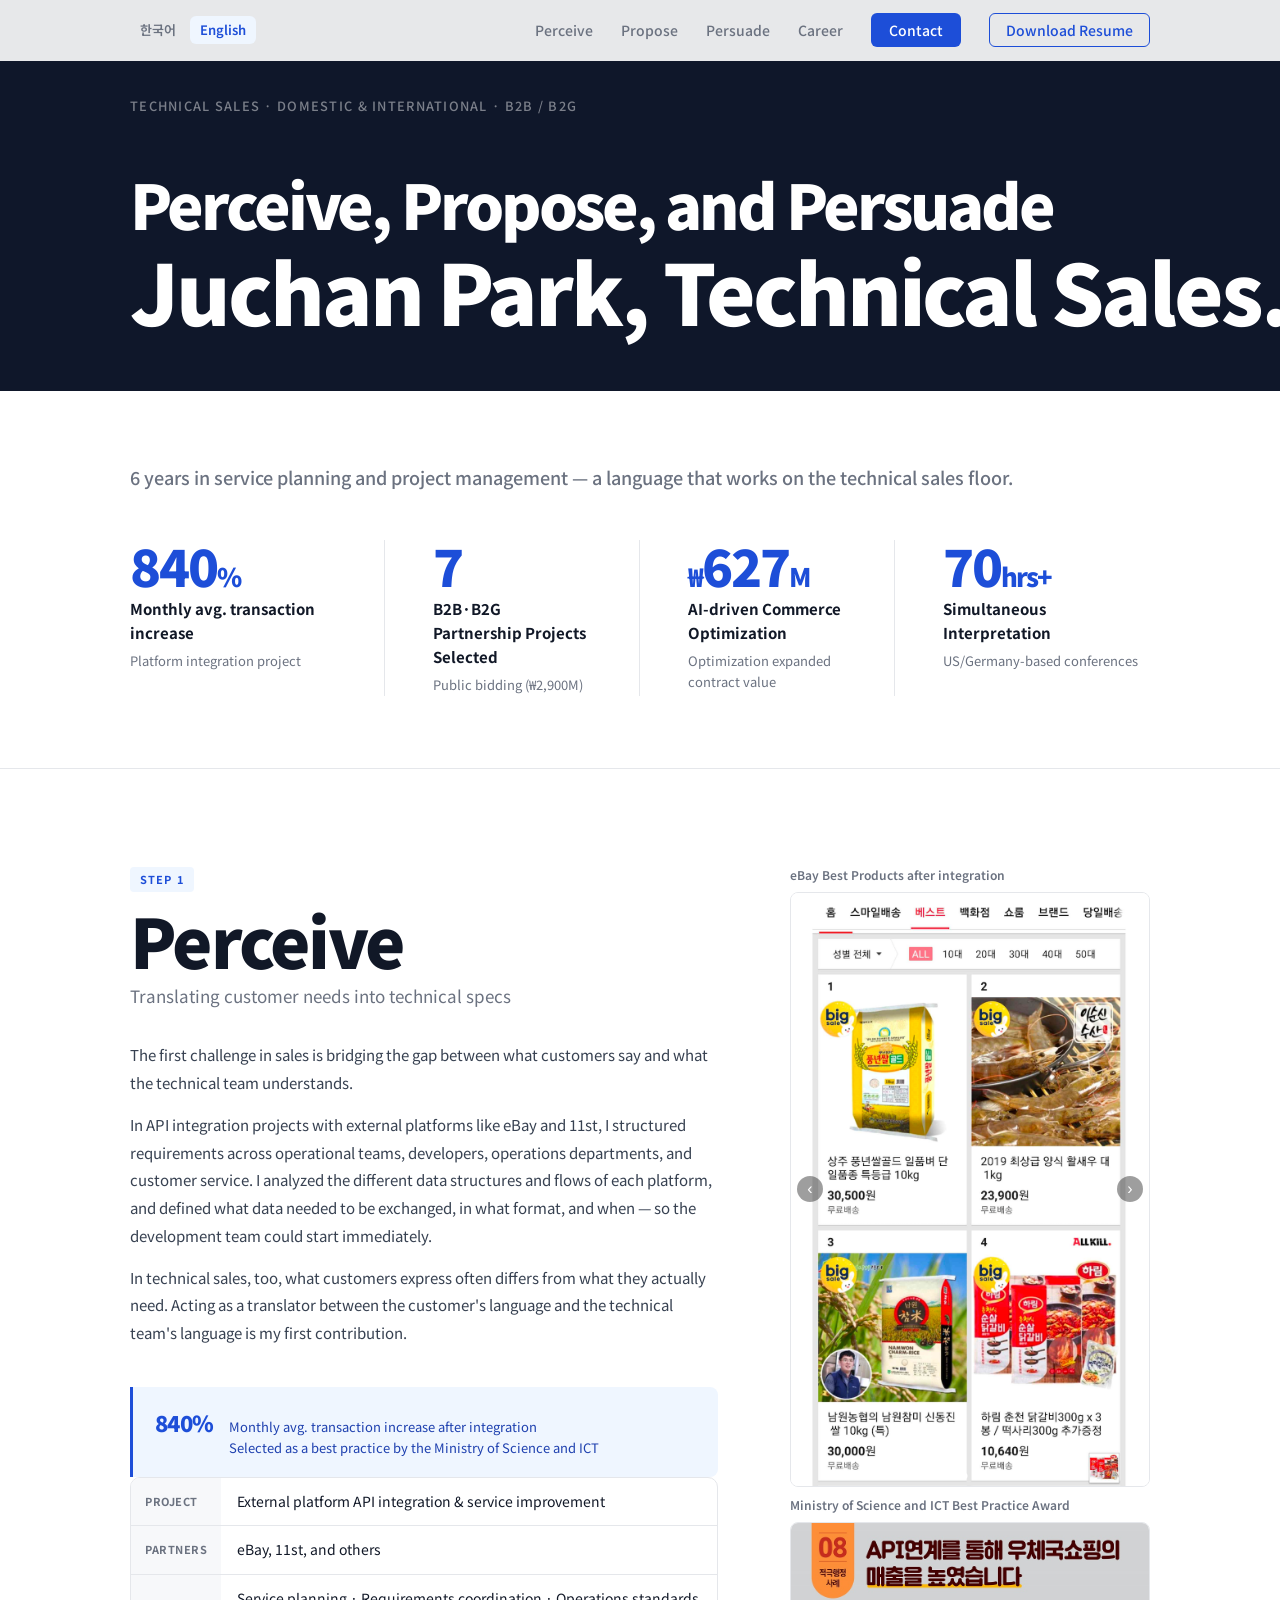
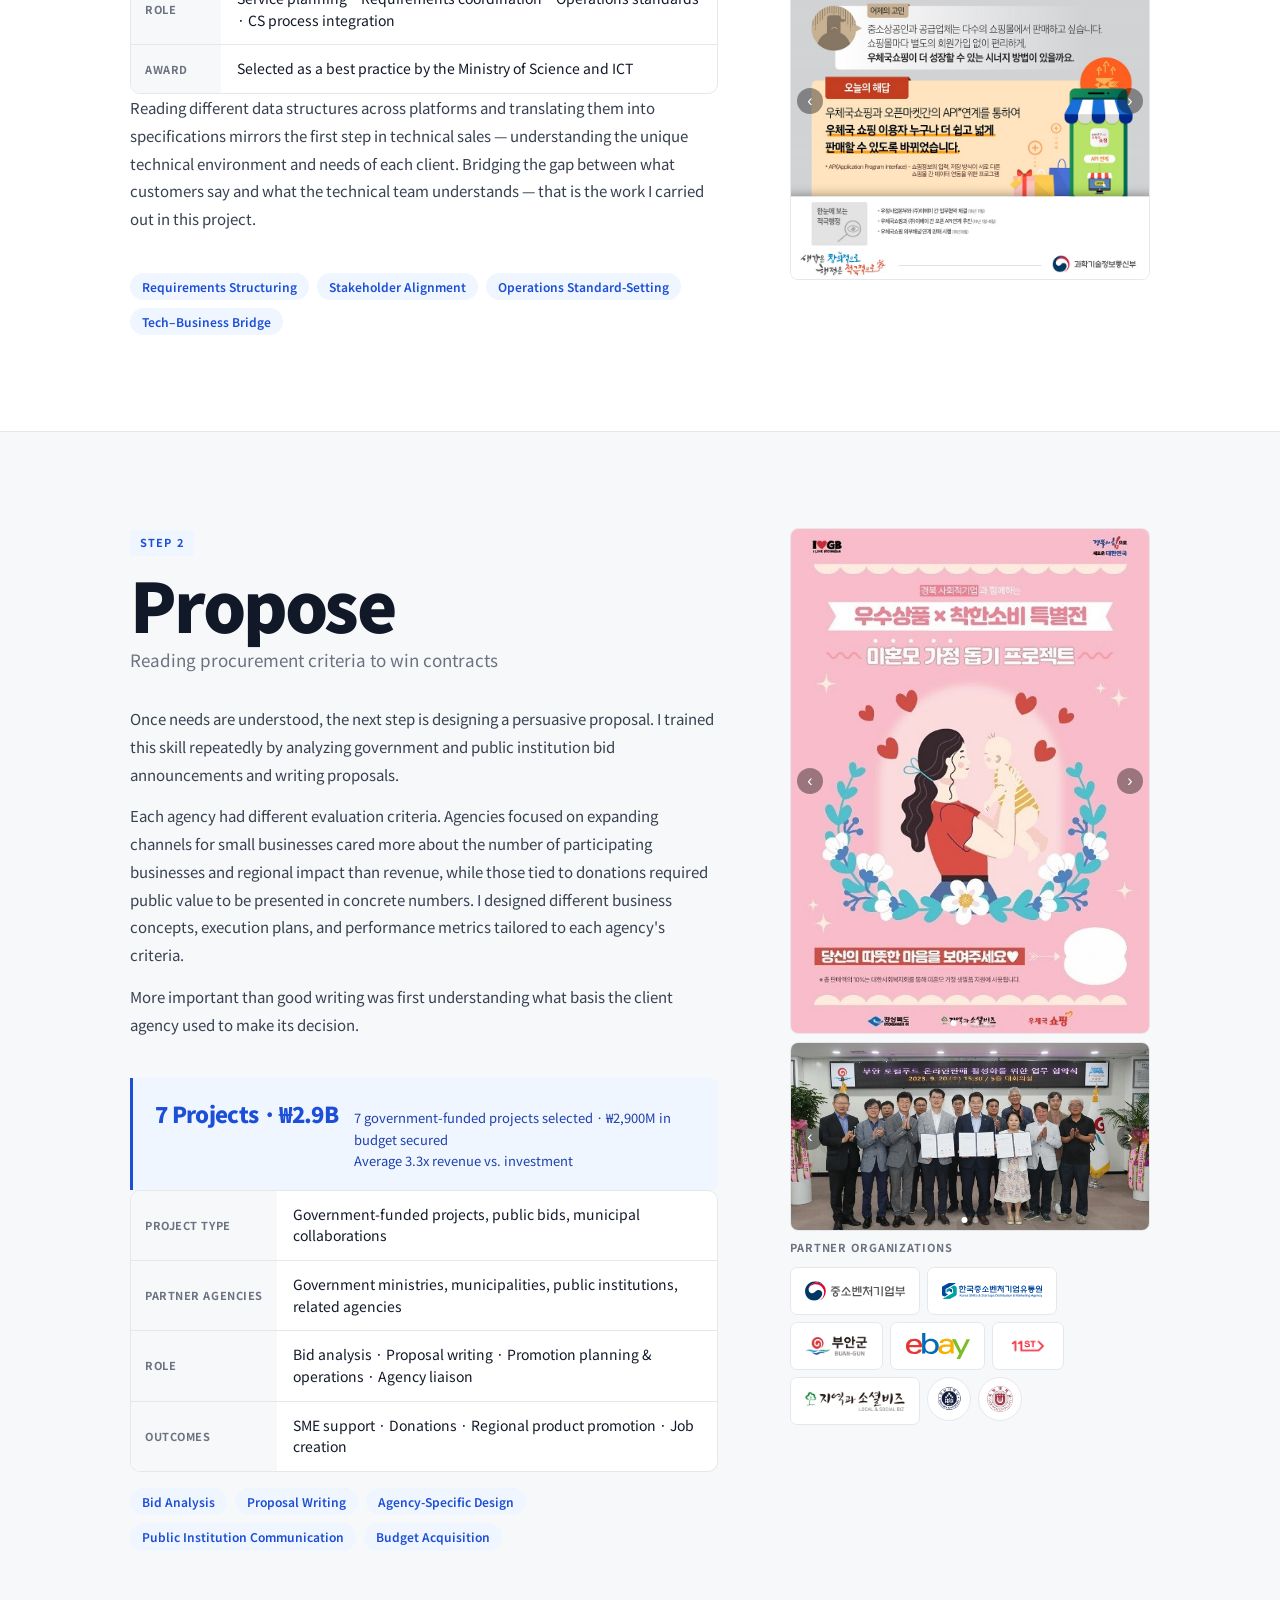
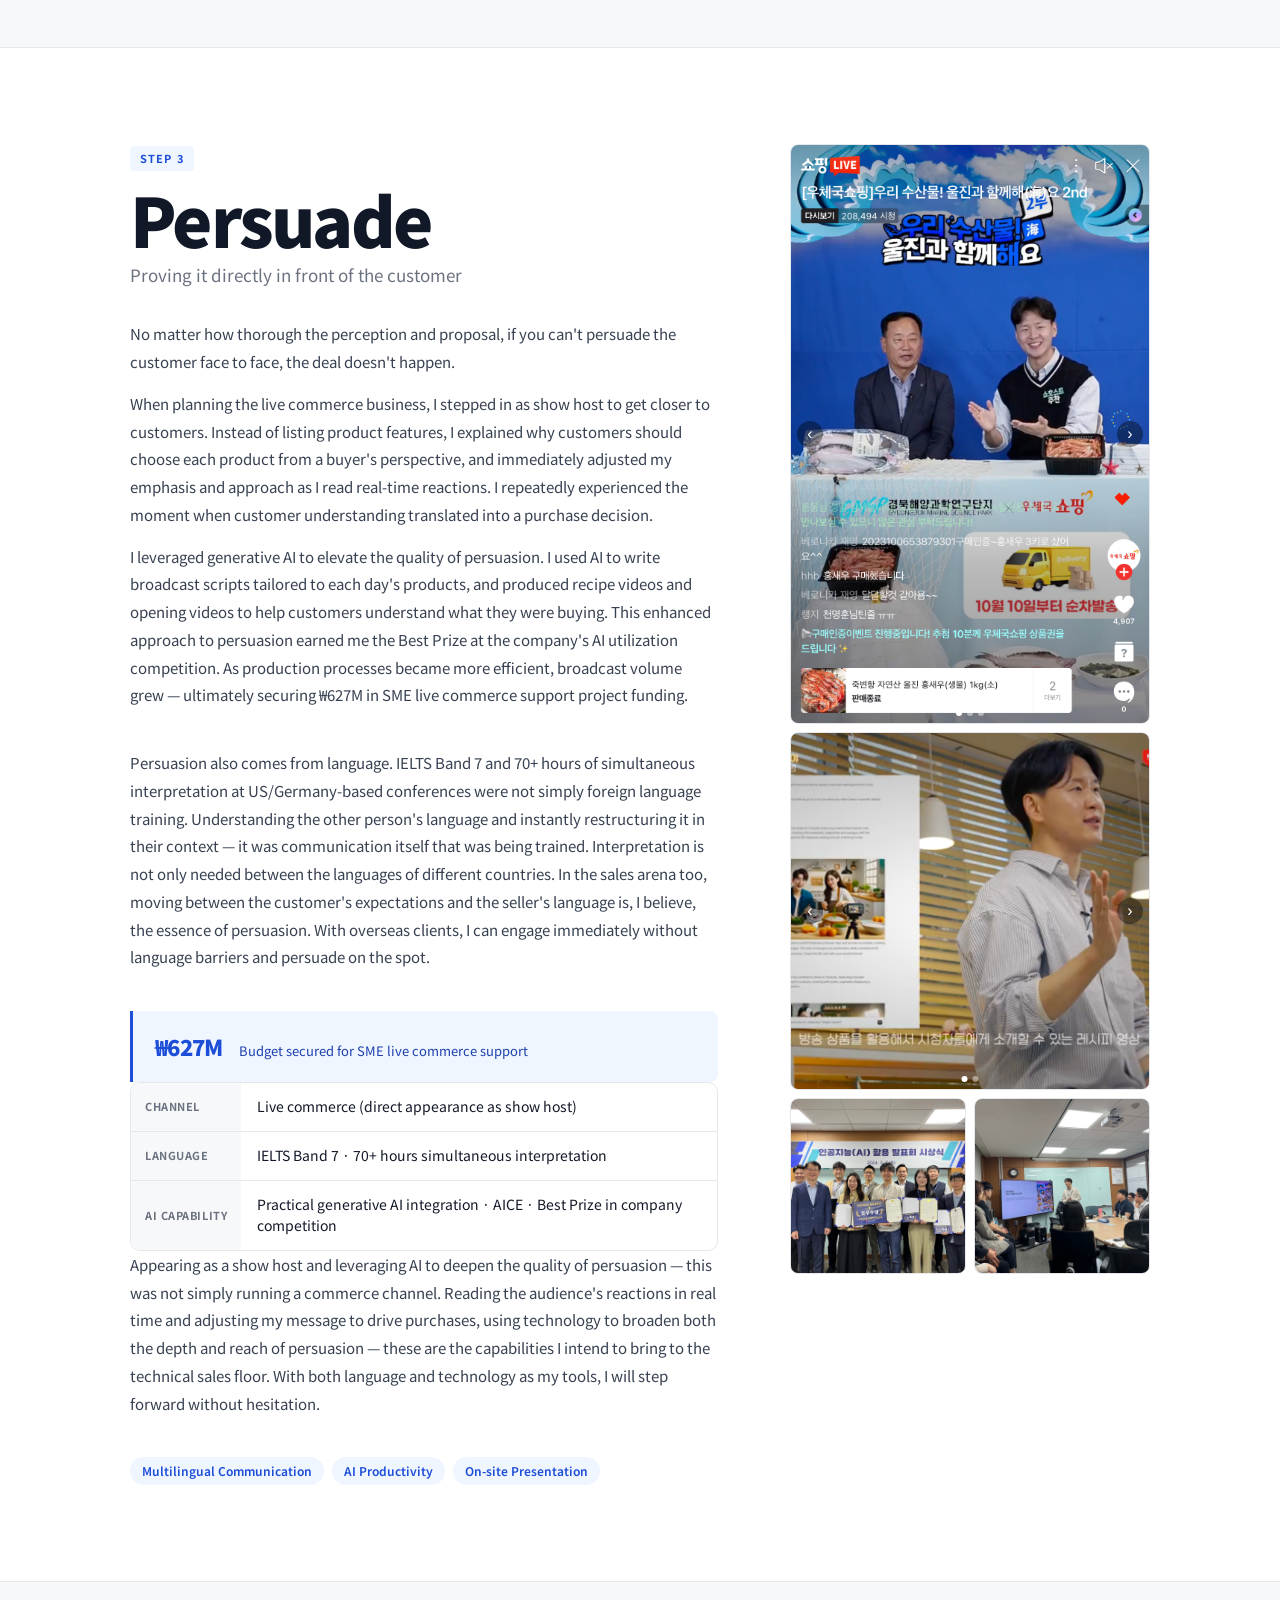
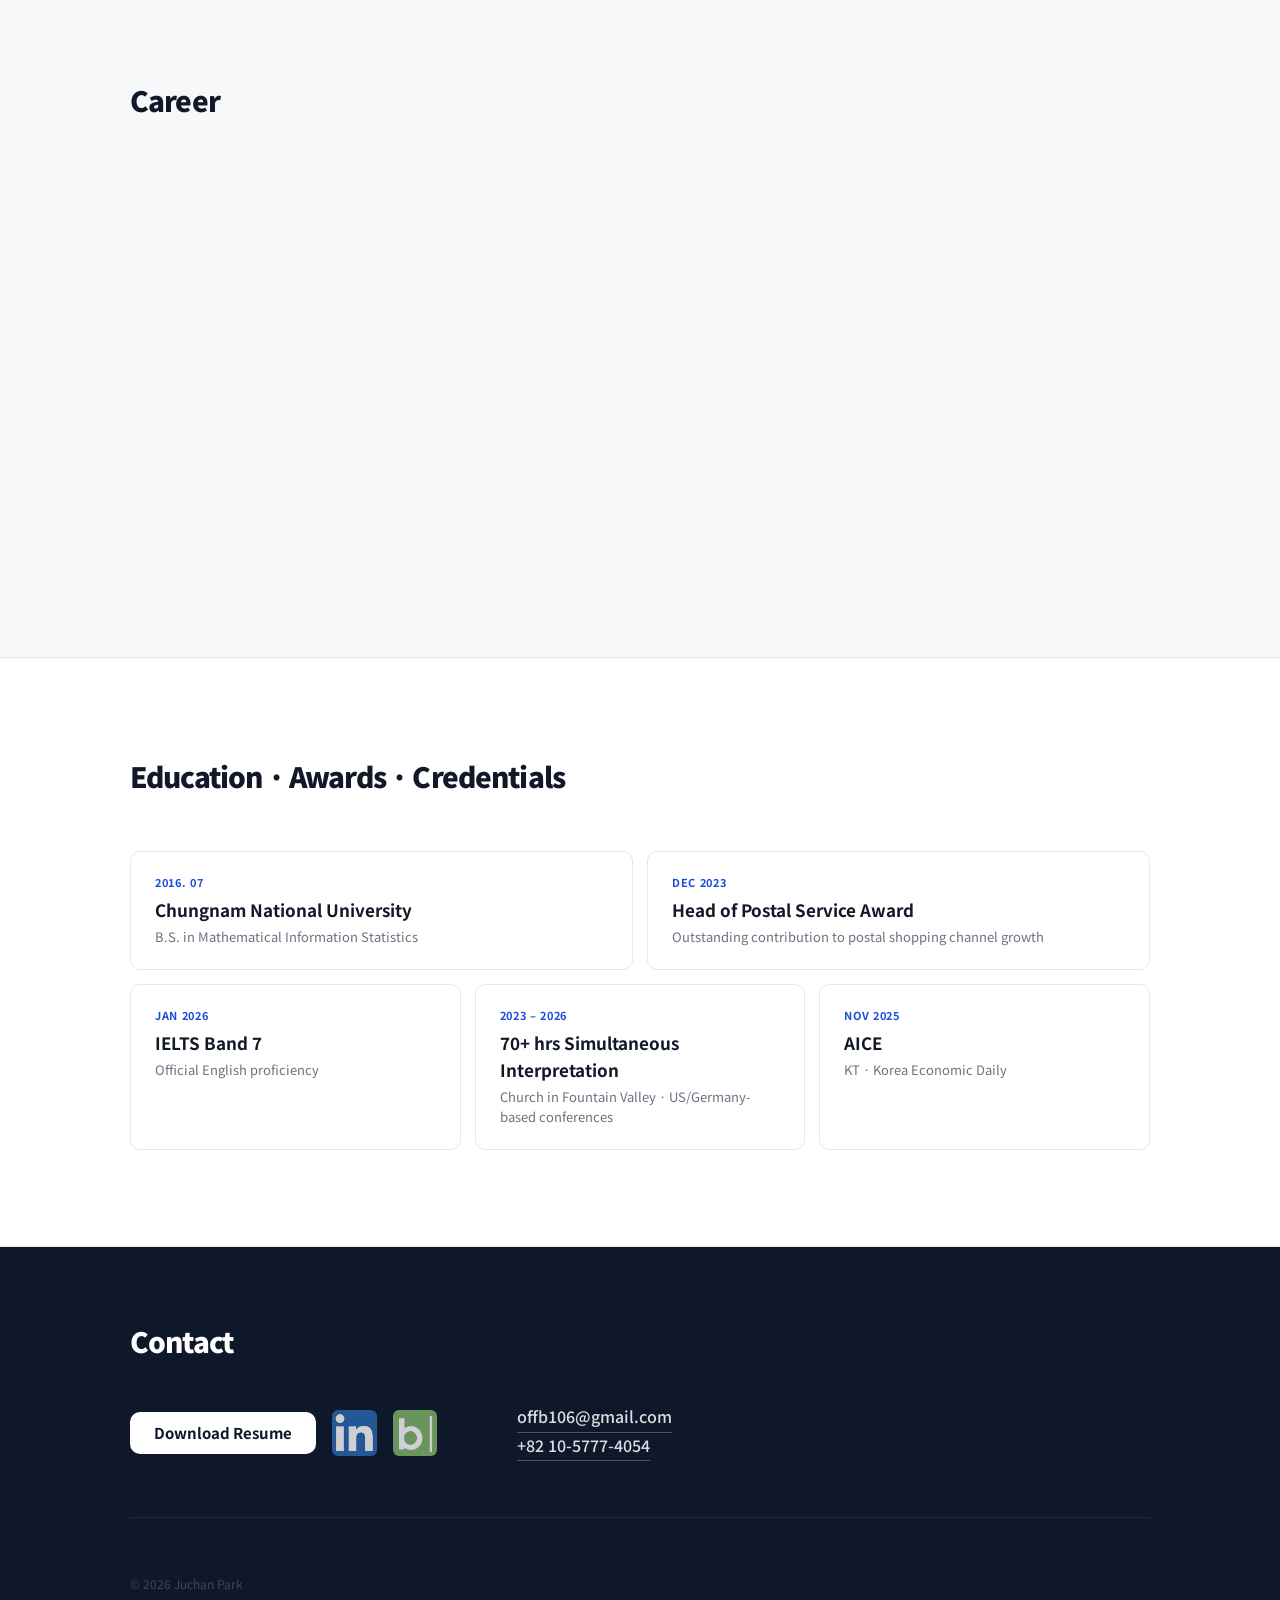
<file: index-en.html>
<!DOCTYPE html>
<html lang="en">
<head>
  <meta charset="UTF-8">
  <meta name="viewport" content="width=device-width, initial-scale=1.0">
  <title>Juchan Park · Technical Sales</title>
  <link rel="preconnect" href="https://fonts.googleapis.com">
  <link rel="preconnect" href="https://fonts.gstatic.com" crossorigin>
  <link href="https://fonts.googleapis.com/css2?family=Noto+Sans+KR:wght@300;400;500;700;900&display=swap" rel="stylesheet">
  <link rel="stylesheet" href="styles.css">
  <meta property="og:title" content="Juchan Park · Technical Sales">
  <meta property="og:description" content="Perceive, Propose, and Persuade — Technical Sales Professional">
  <meta property="og:image" content="https://truman-ai.github.io/portfolio/og-image.png">
  <meta property="og:url" content="https://truman-ai.github.io/portfolio/index-en.html">
  <meta property="og:type" content="website">
</head>
<body>

  <!-- ── Nav ── -->
  <nav class="site-nav" id="site-nav">
    <div class="nav-inner">
      <div class="lang-switch">
        <a href="index.html" class="lang-btn">한국어</a>
        <a href="index-en.html" class="lang-btn active">English</a>
      </div>
      <ul class="nav-links">
        <li><a href="#case-01">Perceive</a></li>
        <li><a href="#case-02">Propose</a></li>
        <li><a href="#case-03">Persuade</a></li>
        <li><a href="#career">Career</a></li>
        <li><a href="#contact" class="btn-contact">Contact</a></li>
        <li><a href="[이력서] 20260617 파악하고, 제안하고, 설득하는 국내외 기술영업 담당자_offb106.pdf" download class="btn-nav-dl">Download Resume</a></li>
      </ul>
    </div>
  </nav>

  <!-- ── 1  Hero ── -->
  <section class="hero" id="hero">
    <div class="container">
      

      
      <p class="eyebrow">Technical Sales · Domestic &amp; International · B2B / B2G</p>
      <h1><span class="h1-pre">Perceive, Propose, and Persuade</span><br><span class="h1-main">Juchan Park, Technical Sales.</span></h1>

    </div>
  </section>

  <!-- ── 2  Metrics ── -->
  <section class="metrics" id="metrics">
    <div class="container">
      
      <p class="metrics-intro">6 years in service planning and project management — a language that works on the technical sales floor.</p>
      <div class="metrics-grid">

        <div class="metric-item fade-in">
          
          <div class="metric-val"><span class="count" data-target="840">0</span><span style="font-size:.5em">%</span></div>
          <div class="metric-label">Monthly avg. transaction increase</div>
          <div class="metric-note">Platform integration project</div>
        </div>

        <div class="metric-item fade-in">
          
          <div class="metric-val"><span class="count" data-target="7">0</span></div>
          <div class="metric-label">B2B·B2G Partnership Projects Selected</div>
          <div class="metric-note">Public bidding (₩2,900M)</div>
        </div>

        <div class="metric-item fade-in">
          
          <div class="metric-val"><span style="font-size:.5em">₩</span><span class="count" data-target="627">0</span><span style="font-size:.5em">M</span></div>
          <div class="metric-label">AI-driven Commerce Optimization</div>
          <div class="metric-note">Optimization expanded contract value</div>
        </div>

        <div class="metric-item fade-in">
          
          <div class="metric-val"><span class="count" data-target="70">0</span><span style="font-size:.5em">hrs+</span></div>
          <div class="metric-label">Simultaneous Interpretation</div>
          <div class="metric-note">US/Germany-based conferences</div>
        </div>

      </div>
    </div>
  </section>

  <!-- ── 3  Understand ── -->
  <section class="case-section" id="case-01">
    <div class="container">
      
      <div class="case-grid fade-in">

        <div class="case-body">
          

          
          <span class="case-tag">Step 1</span>
          <h2 class="case-heading">Perceive</h2>
          <p class="case-subheading">Translating customer needs into technical specs</p>

          
          <div class="case-text">
            <p>The first challenge in sales is bridging the gap between what customers say and what the technical team understands.</p>
            <p>In API integration projects with external platforms like eBay and 11st, I structured requirements across operational teams, developers, operations departments, and customer service. I analyzed the different data structures and flows of each platform, and defined what data needed to be exchanged, in what format, and when — so the development team could start immediately.</p>
            <p>In technical sales, too, what customers express often differs from what they actually need. Acting as a translator between the customer's language and the technical team's language is my first contribution.</p>
          </div>

          
          <div class="case-outcome">
            <span class="outcome-num">840%</span>
            <span class="outcome-text">Monthly avg. transaction increase after integration<br>Selected as a best practice by the Ministry of Science and ICT</span>
          </div>

          
          <dl class="info-list">
            <dt>Project</dt>
            <dd>External platform API integration &amp; service improvement</dd>
            <dt>Partners</dt>
            <dd>eBay, 11st, and others</dd>
            <dt>Role</dt>
            <dd>Service planning · Requirements coordination · Operations standards · CS process integration</dd>
            <dt>Award</dt>
            <dd>Selected as a best practice by the Ministry of Science and ICT</dd>
          </dl>

          
          <div class="case-text">
            <p>Reading different data structures across platforms and translating them into specifications mirrors the first step in technical sales — understanding the unique technical environment and needs of each client. Bridging the gap between what customers say and what the technical team understands — that is the work I carried out in this project.</p>
          </div>
          <div class="skill-tags">
            <span class="skill-tag">Requirements Structuring</span>
            <span class="skill-tag">Stakeholder Alignment</span>
            <span class="skill-tag">Operations Standard-Setting</span>
            <span class="skill-tag">Tech–Business Bridge</span>
          </div>
        </div>

        <aside class="case-aside">
          
          
          <div class="case-gallery">
            <p class="gallery-caption">eBay Best Products after integration</p>
            <div class="img-slider">
              <div class="slider-track">
                <img src="1. 플랫폼 연동 및 서비스 개선 프로젝트/이베이 베스트 1~4위 선정.png" alt="eBay Best 1–4 selected" class="slider-slide">
                <img src="1. 플랫폼 연동 및 서비스 개선 프로젝트/이베이 일일 최고매출상품 선정.png" alt="eBay daily top-selling product selected" class="slider-slide">
              </div>
              <button class="slider-btn slider-prev" aria-label="Previous">&#8249;</button>
              <button class="slider-btn slider-next" aria-label="Next">&#8250;</button>
              <div class="slider-dots">
                <button class="slider-dot active" aria-label="Photo 1"></button>
                <button class="slider-dot" aria-label="Photo 2"></button>
              </div>
            </div>
            <p class="gallery-caption">Ministry of Science and ICT Best Practice Award</p>
            <div class="img-slider">
              <div class="slider-track">
                <img src="1. 플랫폼 연동 및 서비스 개선 프로젝트/과학기술정보통신부 적극행정 사례 선정.jpg" alt="Ministry of Science and ICT best practice" class="slider-slide">
                <img src="1. 플랫폼 연동 및 서비스 개선 프로젝트/연동결과_11번가.png" alt="11st integration results" class="slider-slide">
              </div>
              <button class="slider-btn slider-prev" aria-label="Previous">&#8249;</button>
              <button class="slider-btn slider-next" aria-label="Next">&#8250;</button>
              <div class="slider-dots">
                <button class="slider-dot active" aria-label="Photo 1"></button>
                <button class="slider-dot" aria-label="Photo 2"></button>
              </div>
            </div>
          </div>
        </aside>

      </div>

      <div class="case-body">
        <div class="case-main">
          
        </div>
        <aside class="case-aside"></aside>
      </div>
    </div>
  </section>

  <!-- ── 4  Propose ── -->
  <section class="case-section case-alt" id="case-02">
    <div class="container">
      
      <div class="case-grid fade-in">

        <div class="case-main">
          

          
          <span class="case-tag">Step 2</span>
          <h2 class="case-heading">Propose</h2>
          <p class="case-subheading">Reading procurement criteria to win contracts</p>

          
          <div class="case-text">
            <p>Once needs are understood, the next step is designing a persuasive proposal. I trained this skill repeatedly by analyzing government and public institution bid announcements and writing proposals.</p>
            <p>Each agency had different evaluation criteria. Agencies focused on expanding channels for small businesses cared more about the number of participating businesses and regional impact than revenue, while those tied to donations required public value to be presented in concrete numbers. I designed different business concepts, execution plans, and performance metrics tailored to each agency's criteria.</p>
            <p>More important than good writing was first understanding what basis the client agency used to make its decision.</p>
          </div>

          
          <div class="case-outcome">
            <span class="outcome-num">7 Projects · ₩2.9B</span>
            <span class="outcome-text">7 government-funded projects selected · ₩2,900M in budget secured<br>Average 3.3x revenue vs. investment</span>
          </div>

          

          
          <dl class="info-list">
            <dt>Project Type</dt>
            <dd>Government-funded projects, public bids, municipal collaborations</dd>
            <dt>Partner Agencies</dt>
            <dd>Government ministries, municipalities, public institutions, related agencies</dd>
            <dt>Role</dt>
            <dd>Bid analysis · Proposal writing · Promotion planning &amp; operations · Agency liaison</dd>
            <dt>Outcomes</dt>
            <dd>SME support · Donations · Regional product promotion · Job creation</dd>
          </dl>
          <div class="skill-tags">
            <span class="skill-tag">Bid Analysis</span>
            <span class="skill-tag">Proposal Writing</span>
            <span class="skill-tag">Agency-Specific Design</span>
            <span class="skill-tag">Public Institution Communication</span>
            <span class="skill-tag">Budget Acquisition</span>
          </div>
        </div>

        <aside class="case-aside">
          
          <div class="case-gallery">
            <div class="img-slider">
              <div class="slider-track">
                <img src="2. 대외 협업형 사업 및 온라인 프로모션 운영/미혼모돕기.png" alt="Single mother support campaign 1" class="slider-slide">
                <img src="2. 대외 협업형 사업 및 온라인 프로모션 운영/미혼모돕기2.jpg" alt="Single mother support campaign 2" class="slider-slide">
                <img src="2. 대외 협업형 사업 및 온라인 프로모션 운영/부안 일자리.png" alt="Buan job creation" class="slider-slide">
                <img src="2. 대외 협업형 사업 및 온라인 프로모션 운영/전담셀러.png" alt="Dedicated seller program" class="slider-slide">
              </div>
              <button class="slider-btn slider-prev" aria-label="Previous">&#8249;</button>
              <button class="slider-btn slider-next" aria-label="Next">&#8250;</button>
              <div class="slider-dots">
                <button class="slider-dot active" aria-label="Photo 1"></button>
                <button class="slider-dot" aria-label="Photo 2"></button>
                <button class="slider-dot" aria-label="Photo 3"></button>
                <button class="slider-dot" aria-label="Photo 4"></button>
              </div>
            </div>
            <div class="img-slider">
              <div class="slider-track">
                <img src="2. 대외 협업형 사업 및 온라인 프로모션 운영/부안군 협약.jpg" alt="Buan County MOU" class="slider-slide">
                <img src="2. 대외 협업형 사업 및 온라인 프로모션 운영/중소기업유통센터.png" alt="SME Distribution Center" class="slider-slide">
              </div>
              <button class="slider-btn slider-prev" aria-label="Previous">&#8249;</button>
              <button class="slider-btn slider-next" aria-label="Next">&#8250;</button>
              <div class="slider-dots">
                <button class="slider-dot active" aria-label="Photo 1"></button>
                <button class="slider-dot" aria-label="Photo 2"></button>
              </div>
            </div>
            <div class="partner-section">
              <p class="partner-label">Partner Organizations</p>
              <div class="partner-logos">
                <div class="logo-card"><img src="logos/mss.svg" alt="Ministry of SMEs and Startups"></div>
                <div class="logo-card"><img src="logos/kodma.svg" alt="Korea SME &amp; Startups Distribution Agency"></div>
                <div class="logo-card"><img src="logos/buan.jpg" alt="Buan County"></div>
                <div class="logo-card"><img src="logos/ebay.svg" alt="eBay"></div>
                <div class="logo-card logo-wide"><img src="logos/11st.png" alt="11st"></div>
                <div class="logo-card"><img src="logos/sebiz.png" alt="Regional Social Biz"></div>
                <div class="logo-card logo-circle"><img src="logos/Hannam_univ.gif" alt="Hannam University"></div>
                <div class="logo-card logo-circle"><img src="logos/Mokwon-Univ.jpg" alt="Mokwon University"></div>
              </div>
            </div>
          </div>
        </aside>

      </div>
    </div>
  </section>

  <!-- ── 5  Persuade ── -->
  <section class="case-section" id="case-03">
    <div class="container">
      
      <div class="case-grid fade-in">

        <div class="case-main">
          

          
          <span class="case-tag">Step 3</span>
          <h2 class="case-heading">Persuade</h2>
          <p class="case-subheading">Proving it directly in front of the customer</p>

          
          <div class="case-text">
            <p>No matter how thorough the perception and proposal, if you can't persuade the customer face to face, the deal doesn't happen.</p>
            <p>When planning the live commerce business, I stepped in as show host to get closer to customers. Instead of listing product features, I explained why customers should choose each product from a buyer's perspective, and immediately adjusted my emphasis and approach as I read real-time reactions. I repeatedly experienced the moment when customer understanding translated into a purchase decision.</p>
            <p>I leveraged generative AI to elevate the quality of persuasion. I used AI to write broadcast scripts tailored to each day's products, and produced recipe videos and opening videos to help customers understand what they were buying. This enhanced approach to persuasion earned me the Best Prize at the company's AI utilization competition. As production processes became more efficient, broadcast volume grew — ultimately securing ₩627M in SME live commerce support project funding.</p>
          </div>

          
          <div class="case-text">
            <p>Persuasion also comes from language. IELTS Band 7 and 70+ hours of simultaneous interpretation at US/Germany-based conferences were not simply foreign language training. Understanding the other person's language and instantly restructuring it in their context — it was communication itself that was being trained. Interpretation is not only needed between the languages of different countries. In the sales arena too, moving between the customer's expectations and the seller's language is, I believe, the essence of persuasion. With overseas clients, I can engage immediately without language barriers and persuade on the spot.</p>
          </div>

          
          <div class="case-outcome">
            <span class="outcome-num">₩627M</span>
            <span class="outcome-text">Budget secured for SME live commerce support</span>
          </div>

          
          
          <dl class="info-list">
            <dt>Channel</dt>
            <dd>Live commerce (direct appearance as show host)</dd>
            <dt>Language</dt>
            <dd>IELTS Band 7 · 70+ hours simultaneous interpretation</dd>
            <dt>AI Capability</dt>
            <dd>Practical generative AI integration · AICE · Best Prize in company competition</dd>
          </dl>

          
          <div class="case-text">
            <p>Appearing as a show host and leveraging AI to deepen the quality of persuasion — this was not simply running a commerce channel. Reading the audience's reactions in real time and adjusting my message to drive purchases, using technology to broaden both the depth and reach of persuasion — these are the capabilities I intend to bring to the technical sales floor. With both language and technology as my tools, I will step forward without hesitation.</p>
          </div>
          <div class="skill-tags">
            <span class="skill-tag">Multilingual Communication</span>
            <span class="skill-tag">AI Productivity</span>
            <span class="skill-tag">On-site Presentation</span>
          </div>
        </div>

        <aside class="case-aside">
          
          <div class="case-gallery">
            <div class="img-slider">
              <div class="slider-track">
                <img src="3. 라이브커머스 및 AI기반 업무효율화/쇼호스트 1.png" alt="Show host 1" class="slider-slide">
                <img src="3. 라이브커머스 및 AI기반 업무효율화/쇼호스트 2.png" alt="Show host 2" class="slider-slide">
                <img src="3. 라이브커머스 및 AI기반 업무효율화/쇼호스트 3.png" alt="Show host 3" class="slider-slide">
              </div>
              <button class="slider-btn slider-prev" aria-label="Previous">&#8249;</button>
              <button class="slider-btn slider-next" aria-label="Next">&#8250;</button>
              <div class="slider-dots">
                <button class="slider-dot active" aria-label="Photo 1"></button>
                <button class="slider-dot" aria-label="Photo 2"></button>
                <button class="slider-dot" aria-label="Photo 3"></button>
              </div>
            </div>
            <div class="img-slider">
              <div class="slider-track">
                <img src="3. 라이브커머스 및 AI기반 업무효율화/인터뷰 영상 캡쳐 1.png" alt="Interview clip 1" class="slider-slide gallery-square">
                <img src="3. 라이브커머스 및 AI기반 업무효율화/인터뷰 영상 캡쳐 2.png" alt="Interview clip 2" class="slider-slide gallery-square">
              </div>
              <button class="slider-btn slider-prev" aria-label="Previous">&#8249;</button>
              <button class="slider-btn slider-next" aria-label="Next">&#8250;</button>
              <div class="slider-dots">
                <button class="slider-dot active" aria-label="Photo 1"></button>
                <button class="slider-dot" aria-label="Photo 2"></button>
              </div>
            </div>
            <div class="gallery-grid-2">
              <img src="3. 라이브커머스 및 AI기반 업무효율화/인공지능 활용 발표회 1.jpeg" alt="AI utilization presentation 1" class="gallery-img gallery-square">
              <img src="3. 라이브커머스 및 AI기반 업무효율화/인공지능 활용 발표회 2.jpeg" alt="AI utilization presentation 2" class="gallery-img gallery-square">
            </div>
          </div>
        </aside>

      </div>
    </div>
  </section>

  <!-- ── 6  Career ── -->
  <section class="case-section career-section" id="career">
    <div class="container">
      
      <h2 class="section-title">Career</h2>

      <div class="case-grid fade-in">
        <div class="case-main">
          
          <div class="career-content">
            <h3>Korea Postal Service Promotion Agency (KOPOST)</h3>
            <p class="career-role">E-Commerce Support Center · Associate / Team Member · PM (Project Manager)</p>
            <ul>
              <li>Service planning and operations standards for API-based external platform integration projects; CS process integration</li>
              <li>Planning and operating government/municipal/public institution collaborative projects; contributed to securing ₩2,900M across 7 selected projects</li>
              <li>Conceptualized and hosted live commerce as show host; streamlined AI-based content production processes</li>
            </ul>
          </div>
        </div>
        <aside class="case-aside">
          <div class="career-period">
            <span class="period-range">Apr 2019 – Aug 2025</span>
            <span class="period-dur">6 yrs 5 mos</span>
          </div>
        </aside>
      </div>

      <div class="case-grid fade-in">
        <div class="case-main">
          
          <div class="career-content">
            <h3>NH Bank</h3>
            <p class="career-role">Section Chief · Teller</p>
            <ul>
              <li>General banking operations including PB, group transactions, teller services, and commemorative coins</li>
            </ul>
          </div>
        </div>
        <aside class="case-aside">
          <div class="career-period">
            <span class="period-range">Apr 2017 – Nov 2017</span>
            <span class="period-dur">8 mos</span>
          </div>
        </aside>
      </div>

    </div>
  </section>

  <!-- ── 7  Credentials ── -->
  <section class="cred-section" id="credentials">
    <div class="container">
      
      <h2 class="section-title">Education · Awards · Credentials</h2>
      <div class="cred-grid">

        <div class="cred-row cred-row-2">
          <div class="cred-item fade-in">
            
            <span class="cred-year">2016. 07</span>
            <span class="cred-title">Chungnam National University</span>
            <span class="cred-detail">B.S. in Mathematical Information Statistics</span>
          </div>
          <div class="cred-item fade-in">
            
            <span class="cred-year">Dec 2023</span>
            <span class="cred-title">Head of Postal Service Award</span>
            <span class="cred-detail">Outstanding contribution to postal shopping channel growth</span>
          </div>
        </div>

        <div class="cred-row cred-row-3">
          <div class="cred-item fade-in">
            
            <span class="cred-year">Jan 2026</span>
            <span class="cred-title">IELTS Band 7</span>
            <span class="cred-detail">Official English proficiency</span>
          </div>
          <div class="cred-item fade-in">
            
            <span class="cred-year">2023 – 2026</span>
            <span class="cred-title">70+ hrs Simultaneous Interpretation</span>
            <span class="cred-detail">Church in Fountain Valley · US/Germany-based conferences</span>
          </div>
          <div class="cred-item fade-in">
            
            <span class="cred-year">Nov 2025</span>
            <span class="cred-title">AICE</span>
            <span class="cred-detail">KT · Korea Economic Daily</span>
          </div>
        </div>

      </div>
    </div>
  </section>

  <!-- ── 8  Footer ── -->
  <footer class="site-footer" id="contact">
    <div class="container">
      
      <h2 class="section-title" style="color:#fff; margin-bottom: 40px;">Contact</h2>
      <div class="footer-grid">

        <div class="footer-dl">
          
          <div class="footer-dl-row">
            <a href="[이력서] 20260617 파악하고, 제안하고, 설득하는 국내외 기술영업 담당자_offb106.pdf" download class="btn-download">Download Resume</a>
            <div class="footer-social">
              <a href="https://www.linkedin.com/in/juchanp/" target="_blank" rel="noopener" class="social-link">
                <img src="Logos with link/linked in.png" alt="LinkedIn">
              </a>
              <a href="https://blog.naver.com/offb106" target="_blank" rel="noopener" class="social-link">
                <img src="Logos with link/naver blog.png" alt="Naver Blog">
              </a>
            </div>
          </div>
        </div>

        <div class="footer-right">
          
          <a href="mailto:offb106@gmail.com" class="footer-email">offb106@gmail.com</a><br>
          <p class="footer-email">+82 10-5777-4054</p>
        </div>

      </div>
      <p class="footer-copy">© 2026 Juchan Park</p>
    </div>
  </footer>

  <script src="script.js"></script>
</body>
</html>
</file>
<file: styles.css>
/* ── Tokens ── */
:root {
  --bg:           #ffffff;
  --surface:      #f7f8fa;
  --border:       #e5e7eb;
  --text:         #111827;
  --muted:        #6b7280;
  --accent:       #1d4ed8;
  --accent-light: #eff6ff;
  --accent-mid:   #1e40af;
  --dark:         #0f172a;
  --radius:       10px;
  --shadow:       0 1px 3px rgba(0,0,0,.07), 0 4px 16px rgba(0,0,0,.05);
  --container:    1100px;
}

*, *::before, *::after { box-sizing: border-box; margin: 0; padding: 0; }

html { scroll-behavior: smooth; }

body {
  font-family: 'Noto Sans KR', sans-serif;
  color: var(--text);
  background: var(--bg);
  line-height: 1.6;
  -webkit-font-smoothing: antialiased;
}

/* ── Container ── */
.container {
  max-width: var(--container);
  margin: 0 auto;
  padding: 0 40px;
}

/* ── Nav ── */
.site-nav {
  position: fixed;
  top: 0; left: 0; right: 0;
  z-index: 100;
  background: rgba(255,255,255,0.9);
  backdrop-filter: blur(12px);
  -webkit-backdrop-filter: blur(12px);
  border-bottom: 1px solid transparent;
  transition: border-color 200ms, box-shadow 200ms;
}
.site-nav.scrolled {
  border-bottom-color: var(--border);
  box-shadow: 0 1px 12px rgba(0,0,0,.06);
}
.nav-inner {
  max-width: var(--container);
  margin: 0 auto;
  padding: 0 40px;
  height: 60px;
  display: flex;
  align-items: center;
  justify-content: space-between;
}
.nav-brand {
  font-weight: 700;
  font-size: 1rem;
  color: var(--text);
  text-decoration: none;
  letter-spacing: -.02em;
}
.lang-switch {
  display: flex;
  align-items: center;
  gap: 4px;
}
.lang-btn {
  font-size: .8125rem;
  font-weight: 600;
  color: var(--muted);
  text-decoration: none;
  padding: 4px 10px;
  border-radius: 6px;
  transition: color 150ms, background 150ms;
}
.lang-btn:hover { color: var(--text); background: var(--surface); }
.lang-btn.active {
  color: var(--accent);
  background: var(--accent-light);
}
.nav-links {
  list-style: none;
  display: flex;
  align-items: center;
  gap: 28px;
}
.nav-links a {
  color: var(--muted);
  text-decoration: none;
  font-size: .875rem;
  font-weight: 500;
  transition: color 150ms;
}
.nav-links a:hover { color: var(--text); }
.btn-contact {
  background: var(--accent) !important;
  color: #fff !important;
  padding: 7px 18px;
  border-radius: 6px;
  transition: background 150ms !important;
}
.btn-contact:hover { background: var(--accent-mid) !important; }
.btn-nav-dl {
  border: 1.5px solid var(--accent) !important;
  color: var(--accent) !important;
  padding: 6px 16px;
  border-radius: 6px;
  font-weight: 600;
  transition: background 150ms, color 150ms !important;
  white-space: nowrap;
}
.btn-nav-dl:hover { background: var(--accent-light) !important; }

/* ── Hero ── */
.hero {
  background: var(--dark);
  color: #fff;
  min-height: 40vh;
  display: flex;
  align-items: center;
  padding: 96px 0 56px;
}
.hero .container {
  display: flex;
  flex-direction: column;
  gap: 28px;
}
.eyebrow {
  font-size: .8rem;
  font-weight: 500;
  letter-spacing: .1em;
  text-transform: uppercase;
  color: rgba(255,255,255,0.45);
}
.hero h1 {
  font-size: clamp(3rem, 7vw, 5.5rem);
  font-weight: 900;
  line-height: 1.08;
  letter-spacing: -.035em;
}
.h1-pre {
  font-size: .7em;
}
.h1-main {
  font-size: .95em;
  white-space: nowrap;
}
.hero-desc {
  font-size: 1rem;
  color: rgba(255,255,255,0.55);
  line-height: 1.75;
}
.stage-flow {
  display: flex;
  align-items: flex-start;
  gap: 24px;
  margin-top: 12px;
}
.stage-item {
  display: flex;
  flex-direction: column;
  gap: 3px;
}
.stage-num {
  font-size: .6875rem;
  font-weight: 700;
  letter-spacing: .1em;
  color: var(--accent);
}
.stage-item strong {
  font-size: 1.25rem;
  font-weight: 700;
  letter-spacing: -.02em;
  color: #fff;
}
.stage-item span {
  font-size: .8125rem;
  color: rgba(255,255,255,0.4);
}
.stage-arrow {
  color: rgba(255,255,255,0.2);
  font-size: 1.125rem;
  padding-top: 26px;
  align-self: flex-start;
}

/* ── Metrics ── */
.metrics {
  padding: 72px 0;
  border-bottom: 1px solid var(--border);
}
.metrics-intro {
  font-size: 1.125rem;
  font-weight: 500;
  color: var(--muted);
  margin-bottom: 48px;
  line-height: 1.6;
}
.metrics-grid {
  display: grid;
  grid-template-columns: repeat(4, 1fr);
}
.metric-item {
  display: flex;
  flex-direction: column;
  gap: 6px;
  padding: 0 48px 0 0;
  border-right: 1px solid var(--border);
}
.metric-item + .metric-item { padding-left: 48px; }
.metric-item:last-child { border-right: none; padding-right: 0; }
.metric-val {
  font-size: clamp(2.25rem, 4vw, 3.25rem);
  font-weight: 900;
  letter-spacing: -.04em;
  color: var(--accent);
  line-height: 1;
  font-feature-settings: "tnum";
}
.metric-label {
  font-size: .9375rem;
  font-weight: 700;
  color: var(--text);
}
.metric-note {
  font-size: .8125rem;
  color: var(--muted);
}

/* ── Case Sections ── */
.case-section {
  padding: 96px 0;
  border-bottom: 1px solid var(--border);
}
.case-alt { background: var(--surface); }

.case-grid {
  display: grid;
  grid-template-columns: 1fr 360px;
  gap: 72px;
  align-items: start;
}
.case-grid + .case-grid {
  margin-top: 0;
}
.career-section .case-grid + .case-grid {
  margin-top: 24px;
}
.case-tag {
  display: inline-block;
  font-size: .6875rem;
  font-weight: 700;
  letter-spacing: .1em;
  text-transform: uppercase;
  color: var(--accent);
  background: var(--accent-light);
  padding: 4px 10px;
  border-radius: 4px;
  margin-bottom: 14px;
}
.case-heading {
  font-size: clamp(2.75rem, 5.5vw, 4.25rem);
  font-weight: 900;
  letter-spacing: -.04em;
  line-height: 1;
  margin-bottom: 8px;
}
.case-subheading {
  font-size: 1.0625rem;
  color: var(--muted);
  margin-bottom: 32px;
  font-weight: 400;
}
.case-text {
  display: flex;
  flex-direction: column;
  gap: 14px;
  margin-bottom: 40px;
}
.case-text p {
  font-size: .9375rem;
  line-height: 1.85;
  color: #374151;
}
.case-outcome {
  display: flex;
  align-items: baseline;
  gap: 16px;
  padding: 18px 22px;
  background: var(--accent-light);
  border-left: 3px solid var(--accent);
  border-radius: 0 8px 8px 0;
}
.outcome-num {
  font-size: 1.375rem;
  font-weight: 900;
  color: var(--accent);
  letter-spacing: -.03em;
  white-space: nowrap;
  flex-shrink: 0;
}
.outcome-text {
  font-size: .8125rem;
  line-height: 1.65;
  color: #1e40af;
}

/* Skill tags */
.skill-tags {
  display: flex;
  flex-wrap: wrap;
  gap: 8px;
  margin-top: 16px;
}
.skill-tag {
  font-size: .75rem;
  font-weight: 600;
  color: var(--accent);
  background: var(--accent-light);
  border-radius: 999px;
  padding: 4px 12px;
}

/* Pillars (Case 03) */
.pillars {
  display: grid;
  grid-template-columns: 1fr 1fr;
  gap: 14px;
  margin-bottom: 32px;
}
.pillar {
  padding: 18px 20px;
  background: var(--surface);
  border: 1px solid var(--border);
  border-radius: var(--radius);
}
.pillar strong {
  display: block;
  font-size: .9375rem;
  font-weight: 700;
  margin-bottom: 6px;
  color: var(--text);
}
.pillar p {
  font-size: .8125rem;
  color: var(--muted);
  line-height: 1.65;
}

/* ── Aside ── */
.case-aside {
  position: sticky;
  top: 80px;
  display: flex;
  flex-direction: column;
  gap: 20px;
}
.info-list {
  display: grid;
  grid-template-columns: auto 1fr;
  border: 1px solid var(--border);
  border-radius: var(--radius);
  overflow: hidden;
  background: var(--bg);
}
.case-alt .info-list { background: var(--bg); }
.info-list dt {
  padding: 13px 14px;
  font-size: .6875rem;
  font-weight: 700;
  letter-spacing: .05em;
  text-transform: uppercase;
  color: var(--muted);
  background: var(--surface);
  border-bottom: 1px solid var(--border);
  white-space: nowrap;
  align-self: stretch;
  display: flex;
  align-items: center;
}
.info-list dd {
  padding: 13px 16px;
  font-size: .875rem;
  color: var(--text);
  line-height: 1.55;
  border-bottom: 1px solid var(--border);
}
.info-list dt:last-of-type,
.info-list dd:last-child { border-bottom: none; }

/* Partner logos */
.partner-section { }
.partner-label {
  font-size: .6875rem;
  font-weight: 700;
  letter-spacing: .08em;
  text-transform: uppercase;
  color: var(--muted);
  margin-bottom: 10px;
}
.partner-logos {
  display: flex;
  flex-wrap: wrap;
  gap: 7px;
}
.logo-card {
  display: flex;
  align-items: center;
  justify-content: center;
  padding: 8px 14px;
  height: 48px;
  min-width: 72px;
  background: var(--bg);
  border: 1px solid var(--border);
  border-radius: 7px;
  transition: box-shadow 180ms, border-color 180ms;
}
.logo-card:hover {
  box-shadow: var(--shadow);
  border-color: #bfdbfe;
}
.logo-card img {
  height: 26px;
  width: auto;
  max-width: 100px;
  object-fit: contain;
  display: block;
}
.logo-wide img { height: 36px; max-width: 80px; }
.logo-circle {
  min-width: auto;
  padding: 8px;
  height: 44px;
  width: 44px;
  border-radius: 50%;
}
.logo-circle img {
  height: 26px;
  width: 26px;
  object-fit: contain;
  border-radius: 50%;
}

/* ── Career ── */
.career-section {
  background: var(--surface);
}
.section-title {
  font-size: 1.75rem;
  font-weight: 900;
  letter-spacing: -.03em;
  margin-bottom: 52px;
}
.career-items {
  display: flex;
  flex-direction: column;
  gap: 0;
}
.career-item {
  display: grid;
  grid-template-columns: 200px 1fr;
  gap: 40px;
  padding: 40px 0;
  border-bottom: 1px solid var(--border);
}
.career-item:first-child { padding-top: 0; }
.career-item:last-child { border-bottom: none; padding-bottom: 0; }
.career-period {
  display: flex;
  flex-direction: column;
  gap: 4px;
  padding-top: 2px;
}
.period-range {
  font-size: .875rem;
  font-weight: 500;
  color: var(--text);
}
.period-dur {
  font-size: .8125rem;
  color: var(--muted);
}
.career-content h3 {
  font-size: 1.25rem;
  font-weight: 700;
  margin-bottom: 3px;
}
.career-role {
  font-size: .875rem;
  color: var(--muted);
  margin-bottom: 14px;
}
.career-content ul {
  list-style: none;
  display: flex;
  flex-direction: column;
  gap: 8px;
}
.career-content li {
  font-size: .9375rem;
  color: #374151;
  line-height: 1.7;
  padding-left: 14px;
  position: relative;
}
.career-content li::before {
  content: '·';
  position: absolute;
  left: 0;
  color: var(--accent);
  font-weight: 900;
}

/* ── Credentials ── */
.cred-section {
  padding: 96px 0;
  border-bottom: 1px solid var(--border);
}
.cred-grid {
  display: flex;
  flex-direction: column;
  gap: 14px;
}
.cred-row {
  display: grid;
  gap: 14px;
}
.cred-row-2 { grid-template-columns: 1fr 1fr; }
.cred-row-3 { grid-template-columns: 1fr 1fr 1fr; }
.cred-item {
  display: flex;
  flex-direction: column;
  gap: 4px;
  padding: 22px 24px;
  border: 1px solid var(--border);
  border-radius: var(--radius);
  transition: box-shadow 180ms, border-color 180ms;
}
.cred-item:hover {
  box-shadow: var(--shadow);
  border-color: #bfdbfe;
}
.cred-year {
  font-size: .6875rem;
  font-weight: 700;
  letter-spacing: .06em;
  color: var(--accent);
  text-transform: uppercase;
}
.cred-title {
  font-size: 1.0625rem;
  font-weight: 700;
  color: var(--text);
}
.cred-detail {
  font-size: .8125rem;
  color: var(--muted);
  line-height: 1.55;
}

/* ── Footer ── */
.site-footer {
  background: var(--dark);
  color: #fff;
  padding: 72px 0 48px;
}
.footer-grid {
  display: flex;
  justify-content: flex-start;
  align-items: center;
  gap: 80px;
  margin-bottom: 56px;
  padding-bottom: 56px;
  border-bottom: 1px solid rgba(255,255,255,0.08);
}
.footer-name {
  font-size: 1.625rem;
  font-weight: 900;
  letter-spacing: -.04em;
  margin-bottom: 6px;
}
.footer-tagline {
  font-size: .9375rem;
  color: rgba(255,255,255,0.45);
  margin-bottom: 10px;
}
.footer-desc {
  font-size: .875rem;
  color: rgba(255,255,255,0.35);
  line-height: 1.65;
}
.footer-dl {
  display: flex;
  flex-direction: column;
  gap: 8px;
}
.footer-dl-row {
  display: flex;
  align-items: center;
  gap: 16px;
}
.btn-download {
  display: inline-block;
  height: 42px;
  line-height: 42px;
  padding: 0 24px;
  background: #fff;
  color: #0f172a;
  font-size: .9375rem;
  font-weight: 700;
  border-radius: var(--radius);
  text-decoration: none;
  transition: opacity .15s;
  white-space: nowrap;
}
.btn-download:hover { opacity: .85; }
.footer-social {
  display: flex;
  gap: 16px;
  align-items: center;
  justify-content: center;
}
.social-link {
  display: flex;
  align-items: center;
  opacity: 0.8;
  transition: opacity .15s;
}
.social-link:hover { opacity: 1; }
.social-link img {
  width: auto;
  height: 46px;
  object-fit: contain;
  border-radius: 6px;
}
.footer-email {
  display: inline-block;
  color: rgba(255,255,255,0.85);
  font-size: 1rem;
  font-weight: 500;
  text-decoration: none;
  border-bottom: 1px solid rgba(255,255,255,0.25);
  padding-bottom: 2px;
  transition: border-color 150ms, color 150ms;
}
.footer-email:hover {
  color: #fff;
  border-color: #fff;
}
.footer-copy {
  font-size: .75rem;
  color: rgba(255,255,255,0.2);
}

/* ── Case Gallery ── */
.case-gallery {
  display: flex;
  flex-direction: column;
  gap: 8px;
}
.gallery-caption {
  font-size: .75rem;
  font-weight: 600;
  color: var(--muted);
  margin: 0;
}
.gallery-img {
  width: 100%;
  display: block;
  border-radius: 8px;
  border: 1px solid var(--border);
  object-fit: cover;
}
.gallery-square {
  aspect-ratio: 1 / 1;
  object-fit: cover;
}
.crop-mid {
  object-position: 30% center;
}
.gallery-grid-2 {
  display: grid;
  grid-template-columns: 1fr 1fr;
  gap: 8px;
}
.gallery-grid-3 {
  display: grid;
  grid-template-columns: 1fr 1fr 1fr;
  gap: 8px;
}

/* ── Image Slider ── */
.img-slider {
  position: relative;
  overflow: hidden;
  border-radius: 8px;
  border: 1px solid var(--border);
}
.slider-track {
  display: flex;
  align-items: flex-start;
  transition: transform 380ms cubic-bezier(.4,0,.2,1);
}
.slider-slide {
  min-width: 100%;
  width: 100%;
  display: block;
  border-radius: 0;
  border: none;
}
.slider-btn {
  position: absolute;
  top: 50%;
  transform: translateY(-50%);
  background: rgba(0, 0, 0, 0.38);
  color: #fff;
  border: none;
  border-radius: 50%;
  width: 26px;
  height: 26px;
  font-size: 16px;
  line-height: 1;
  cursor: pointer;
  z-index: 2;
  display: flex;
  align-items: center;
  justify-content: center;
  padding: 0;
  transition: background .15s;
}
.slider-btn:hover { background: rgba(0,0,0,.6); }
.slider-prev { left: 6px; }
.slider-next { right: 6px; }
.slider-dots {
  position: absolute;
  bottom: 7px;
  left: 50%;
  transform: translateX(-50%);
  display: flex;
  gap: 5px;
  z-index: 2;
}
.slider-dot {
  width: 6px;
  height: 6px;
  border-radius: 50%;
  background: rgba(255,255,255,.45);
  border: none;
  padding: 0;
  cursor: pointer;
  transition: background .15s;
}
.slider-dot.active { background: #fff; }

/* ── Section IDs ── */
.sec-id {
  display: block;
  font-size: .625rem;
  font-weight: 700;
  letter-spacing: .06em;
  font-family: 'Courier New', monospace;
  line-height: 1;
  margin-bottom: 8px;
  pointer-events: none;
  user-select: none;
}
.sec-id.l1 { color: #16a34a; }
.sec-id.l2 { color: #9ca3af; }
.sec-id.l3 { color: #d1d5db; }
.sec-id.on-dark.l1 { color: #4ade80; }
.sec-id.on-dark.l2 { color: rgba(255,255,255,0.3); }
.sec-id.on-dark.l3 { color: rgba(255,255,255,0.15); }

/* ── Fade-in animation ── */
.fade-in {
  opacity: 0;
  transform: translateY(22px);
  transition: opacity 550ms ease, transform 550ms ease;
}
.fade-in.visible {
  opacity: 1;
  transform: none;
}

/* ── Responsive: Tablet ── */
@media (max-width: 1024px) {
  .case-grid {
    grid-template-columns: 1fr;
    gap: 40px;
  }
  .case-aside {
    position: static;
  }
  .metrics-grid {
    grid-template-columns: repeat(2, 1fr);
    gap: 0;
    row-gap: 40px;
  }
  .metric-item {
    padding: 0 40px 0 0;
  }
  .metric-item + .metric-item { padding-left: 0; }
  .metric-item:nth-child(2) { border-right: none; padding-right: 0; }
  .metric-item:nth-child(3) { border-right: 1px solid var(--border); padding-right: 40px; }
  .metric-item:nth-child(3),
  .metric-item:nth-child(4) { padding-top: 40px; border-top: 1px solid var(--border); }
  .metric-item:last-child { border-right: none; }
  .pillars { grid-template-columns: 1fr; }
  .cred-grid { grid-template-columns: repeat(2, 1fr); }
}

/* ── Responsive: Mobile ── */
@media (max-width: 680px) {
  .container { padding: 0 20px; }
  .nav-inner { padding: 0 20px; }
  .nav-links li:not(:last-child) { display: none; }
  .hero { padding: 100px 0 60px; }
  .hero .container { gap: 22px; }
  .stage-flow {
    flex-direction: column;
    gap: 16px;
  }
  .stage-arrow { display: none; }
  .metrics { padding: 48px 0; }
  .metrics-grid {
    grid-template-columns: 1fr 1fr;
    gap: 0;
    row-gap: 32px;
  }
  .metric-item {
    padding: 0 24px 0 0;
    border-right: 1px solid var(--border);
  }
  .metric-item:nth-child(even) {
    border-right: none;
    padding-right: 0;
    padding-left: 24px;
  }
  .metric-item:nth-child(3) { border-right: 1px solid var(--border); padding-right: 24px; }
  .metric-item:nth-child(3),
  .metric-item:nth-child(4) { padding-top: 32px; border-top: 1px solid var(--border); }
  .case-section { padding: 60px 0; }
  .career-item { grid-template-columns: 1fr; gap: 10px; }
  .cred-grid { grid-template-columns: 1fr 1fr; }
  .footer-grid { flex-direction: column; gap: 28px; }
}
</file>
<file: service-planner/styles.css>
:root{--ink:#111827;--muted:#667085;--line:#e5e7eb;--blue:#2563eb;--blue2:#eff6ff;--dark:#0b1220;--soft:#f7f8fa;--max:1120px}*{box-sizing:border-box}html{scroll-behavior:smooth}body{margin:0;font-family:"Noto Sans KR",sans-serif;color:var(--ink);line-height:1.75;background:#fff}.wrap{max-width:var(--max);margin:auto;padding:0 40px}nav{position:sticky;top:0;z-index:20;background:rgba(255,255,255,.92);backdrop-filter:blur(12px);border-bottom:1px solid var(--line)}.nav{height:62px;display:flex;align-items:center;justify-content:space-between}.brand{font-weight:900;color:var(--ink);text-decoration:none}.links{display:flex;gap:26px}.links a{font-size:13px;color:var(--muted);text-decoration:none}.hero{background:var(--dark);color:#fff;padding:120px 0 80px}.eyebrow,.kicker{font-size:12px;font-weight:800;letter-spacing:.14em;color:var(--blue);text-transform:uppercase}.hero h1{font-size:clamp(42px,6vw,76px);line-height:1.12;letter-spacing:-.05em;margin:18px 0 28px}.hero h1 span{color:#93c5fd}.lead{color:#aab4c5;font-size:17px;max-width:850px}.flow{display:flex;align-items:center;gap:24px;margin-top:48px}.flow div{display:flex;flex-direction:column}.flow small{color:#60a5fa;font-weight:800}.flow b{font-size:18px}.flow span{font-size:12px;color:#7f8a9d}.flow i{font-style:normal;color:#475569}.metrics{border-bottom:1px solid var(--line);padding:48px 0}.grid4{display:grid;grid-template-columns:repeat(4,1fr);gap:24px}.metrics .grid4>div{display:flex;flex-direction:column;border-right:1px solid var(--line)}.metrics .grid4>div:last-child{border:0}.metrics strong{font-size:30px;color:var(--blue);letter-spacing:-.04em}.metrics span,.exp span{font-size:13px;color:var(--muted)}section{padding:96px 0;border-bottom:1px solid var(--line)}section.alt{background:var(--soft)}h2{font-size:clamp(36px,5vw,58px);line-height:1.15;letter-spacing:-.045em;margin:12px 0 48px}h3{font-size:26px;letter-spacing:-.03em;margin:10px 0 16px}.two{display:grid;grid-template-columns:1.2fr 1fr;gap:64px}.big{font-size:22px;font-weight:700;line-height:1.6}.orbit{display:flex;flex-wrap:wrap;gap:8px;align-content:center}.orbit b{width:100%;font-size:28px;line-height:1.2;margin-bottom:12px}.orbit span,.steps span{background:var(--blue2);color:#1d4ed8;border-radius:999px;padding:8px 14px;font-size:13px;font-weight:700}.question{margin-top:52px;padding:28px;background:var(--dark);color:#fff;border-radius:16px;display:grid;grid-template-columns:auto 1fr auto auto 1fr;gap:16px;align-items:center}.question span{font-size:11px;color:#94a3b8}.question b{font-size:15px}.question em{font-style:normal;color:#60a5fa}.case{display:grid;grid-template-columns:1.6fr .8fr;gap:64px;padding:48px 0;border-top:1px solid var(--line)}.tag{font-size:11px;font-weight:800;letter-spacing:.08em;color:var(--blue)}ul{padding-left:20px;color:#374151}.result{background:#fff;border:1px solid var(--line);border-radius:14px;padding:28px;display:flex;flex-direction:column;align-items:flex-start;gap:4px}.result strong{font-size:28px;color:var(--blue)}.result span{font-size:12px;color:var(--muted);margin-bottom:14px}.result p{font-size:13px;color:#475467}.steps{display:flex;align-items:center;flex-wrap:wrap;gap:8px;margin-top:24px}.steps i{font-style:normal;color:#98a2b3}.cards{gap:24px}.card{border:1px solid var(--line);border-radius:16px;padding:32px}.card strong{color:var(--blue)}.mini-flow{margin-top:24px;padding:12px 14px;background:var(--soft);font:600 12px monospace;color:#475467;border-radius:8px}.note{margin-top:28px;padding:20px 24px;border-left:3px solid var(--blue);background:var(--blue2);color:#1e40af}.exp>div{background:#fff;border:1px solid var(--line);border-radius:12px;padding:24px;display:flex;flex-direction:column;gap:8px}.vision{background:var(--dark);color:#fff}.vision h2{color:#fff}.vision-grid{display:grid;grid-template-columns:repeat(3,1fr);gap:18px}.vision-grid>div{border:1px solid #263247;border-radius:14px;padding:28px}.vision-grid small{color:#60a5fa;font-weight:800}.vision-grid b{display:block;font-size:24px;margin:8px 0}.vision-grid p{font-size:13px;color:#aab4c5}footer{background:#070c15;color:#fff;padding:54px 0}.foot{display:flex;justify-content:space-between;gap:30px}.foot p{color:#7f8a9d}.foot>div:last-child{display:flex;gap:20px;align-items:center}.foot a{color:#cbd5e1;text-decoration:none;font-size:14px}@media(max-width:800px){.wrap{padding:0 20px}.links{display:none}.hero{padding:90px 0 60px}.flow{align-items:flex-start;flex-direction:column}.flow i{display:none}.grid4,.two,.case,.vision-grid{grid-template-columns:1fr}.metrics .grid4>div{border:0;border-bottom:1px solid var(--line);padding-bottom:16px}.question{grid-template-columns:1fr}.question em{transform:rotate(90deg);width:max-content}.case{gap:24px}.foot{flex-direction:column}.foot>div:last-child{align-items:flex-start;flex-direction:column}section{padding:68px 0}}.proof-grid{display:grid;grid-template-columns:1fr 1fr;gap:12px;margin-top:28px}.proof-grid figure{margin:0}.proof-grid img,.proof-single,.card-img{width:100%;display:block;border:1px solid var(--line);border-radius:10px;object-fit:cover}.proof-grid img{aspect-ratio:16/10}.proof-single{margin-top:18px;max-height:220px;object-fit:cover}.card-img{margin-top:22px;aspect-ratio:16/9}.proof-grid figcaption,.caption{display:block;font-size:11px;color:var(--muted);margin-top:7px}@media(max-width:600px){.proof-grid{grid-template-columns:1fr}}.case-process{grid-template-columns:minmax(0,1.7fr) minmax(260px,.7fr)}.process-diagram{display:grid;grid-template-columns:1fr 28px 1fr 28px 1fr;gap:10px;align-items:stretch;margin-top:30px}.process-col{padding:20px;border:1px solid var(--line);border-radius:12px;background:#fff;min-width:0}.process-col small{display:block;font-size:10px;font-weight:900;letter-spacing:.1em;color:var(--muted);margin-bottom:8px}.process-col b{display:block;font-size:15px;line-height:1.45;margin-bottom:8px}.process-col p{font-size:12px;line-height:1.65;color:var(--muted);margin:0}.process-col.tobe{border-color:#bfdbfe;background:var(--blue2)}.process-col.tobe small,.process-col.tobe b{color:#1d4ed8}.process-arrow{display:flex;align-items:center;justify-content:center;color:#98a2b3;font-weight:900}.planner-loop{display:flex;flex-wrap:wrap;align-items:center;gap:7px;margin-top:18px}.planner-loop span{font-size:11px;font-weight:700;padding:6px 9px;background:#fff;border:1px solid var(--line);border-radius:7px}.planner-loop i{font-style:normal;color:#98a2b3}.result hr{width:100%;border:0;border-top:1px solid var(--line);margin:14px 0}@media(max-width:900px){.process-diagram{grid-template-columns:1fr}.process-arrow{transform:rotate(90deg);height:18px}.case-process{grid-template-columns:1fr}}.project-problem,.project-solution{margin-top:14px;padding:15px 16px;border:1px solid var(--line);border-radius:10px;display:flex;flex-direction:column;gap:3px}.project-problem{background:var(--soft)}.project-solution{background:var(--blue2);border-color:#bfdbfe}.project-problem small,.project-solution small{font-size:9px;font-weight:900;letter-spacing:.12em;color:var(--muted)}.project-solution small,.project-solution b{color:#1d4ed8}.project-problem b,.project-solution b{font-size:13px}.project-problem span,.project-solution span{font-size:11px;color:var(--muted);line-height:1.55}.live-link{display:inline-flex;margin-top:18px;padding:9px 13px;border-radius:8px;background:var(--dark);color:#fff;text-decoration:none;font-size:12px;font-weight:800}.project-note{font-size:10px!important;color:var(--muted);margin-top:10px}.profile-section{background:#fff}.profile-grid{display:grid;grid-template-columns:1.1fr .9fr;gap:18px}.profile-panel{border:1px solid var(--line);border-radius:14px;padding:28px;min-width:0}.profile-panel h3{font-size:18px;margin:0 0 20px}.timeline{display:flex;flex-direction:column;gap:22px}.timeline>div{padding-left:16px;border-left:2px solid #dbeafe}.timeline small{display:block;color:var(--blue);font-size:10px;font-weight:800;letter-spacing:.06em}.timeline b{display:block;margin:3px 0;font-size:14px}.timeline p{font-size:12px;color:var(--muted);margin:0}.skill-cloud{display:flex;flex-wrap:wrap;gap:8px}.skill-cloud span{font-size:11px;font-weight:700;padding:7px 10px;border:1px solid var(--line);border-radius:999px;background:var(--soft);color:#344054}.clean-list{list-style:none;padding:0;margin:0;display:flex;flex-direction:column;gap:13px}.clean-list li{padding:0 0 12px;border-bottom:1px solid var(--line)}.clean-list li:last-child{border:0;padding-bottom:0}.clean-list b{display:block;font-size:13px}.clean-list span{font-size:11px;color:var(--muted)}@media(max-width:760px){.profile-grid{grid-template-columns:1fr}}.journey-section{background:#fff}.journey-intro{max-width:720px;color:var(--muted);margin:-28px 0 40px}.journey{display:grid;grid-template-columns:1fr 34px 1fr 34px 1fr;align-items:stretch}.journey-item{border:1px solid var(--line);border-radius:14px;padding:25px;background:#fff}.journey-item small{display:block;font-size:10px;font-weight:900;color:var(--blue);letter-spacing:.08em}.journey-item b{display:block;font-size:18px;margin:7px 0}.journey-item p{font-size:12px;color:var(--muted);line-height:1.7}.journey-item span{display:inline-block;margin-top:8px;font-size:10px;font-weight:700;color:#475467}.journey-item.active{background:var(--dark);border-color:var(--dark);color:#fff}.journey-item.active p,.journey-item.active span{color:#aab4c5}.journey-item.active small{color:#60a5fa}.journey-arrow{display:flex;align-items:center;justify-content:center;color:#98a2b3;font-weight:900}@media(max-width:800px){.journey{grid-template-columns:1fr}.journey-arrow{height:24px;transform:rotate(90deg)}}.lead b{color:#e2e8f0}.case p,.card p{max-width:720px}.result p{margin:4px 0}.profile-panel,.card,.case,.journey-item{transition:border-color .18s ease,transform .18s ease}@media(hover:hover) and (pointer:fine){.profile-panel:hover,.card:hover,.journey-item:hover{border-color:#bfdbfe}.live-link:hover{background:#1e293b}}@media(max-width:800px){.hero h1{font-size:40px}.lead br{display:none}.metrics strong{font-size:26px}.case h3{font-size:23px}.note{font-size:13px}.project-card{padding:24px}.vision-grid>div{padding:22px}}
</file>
